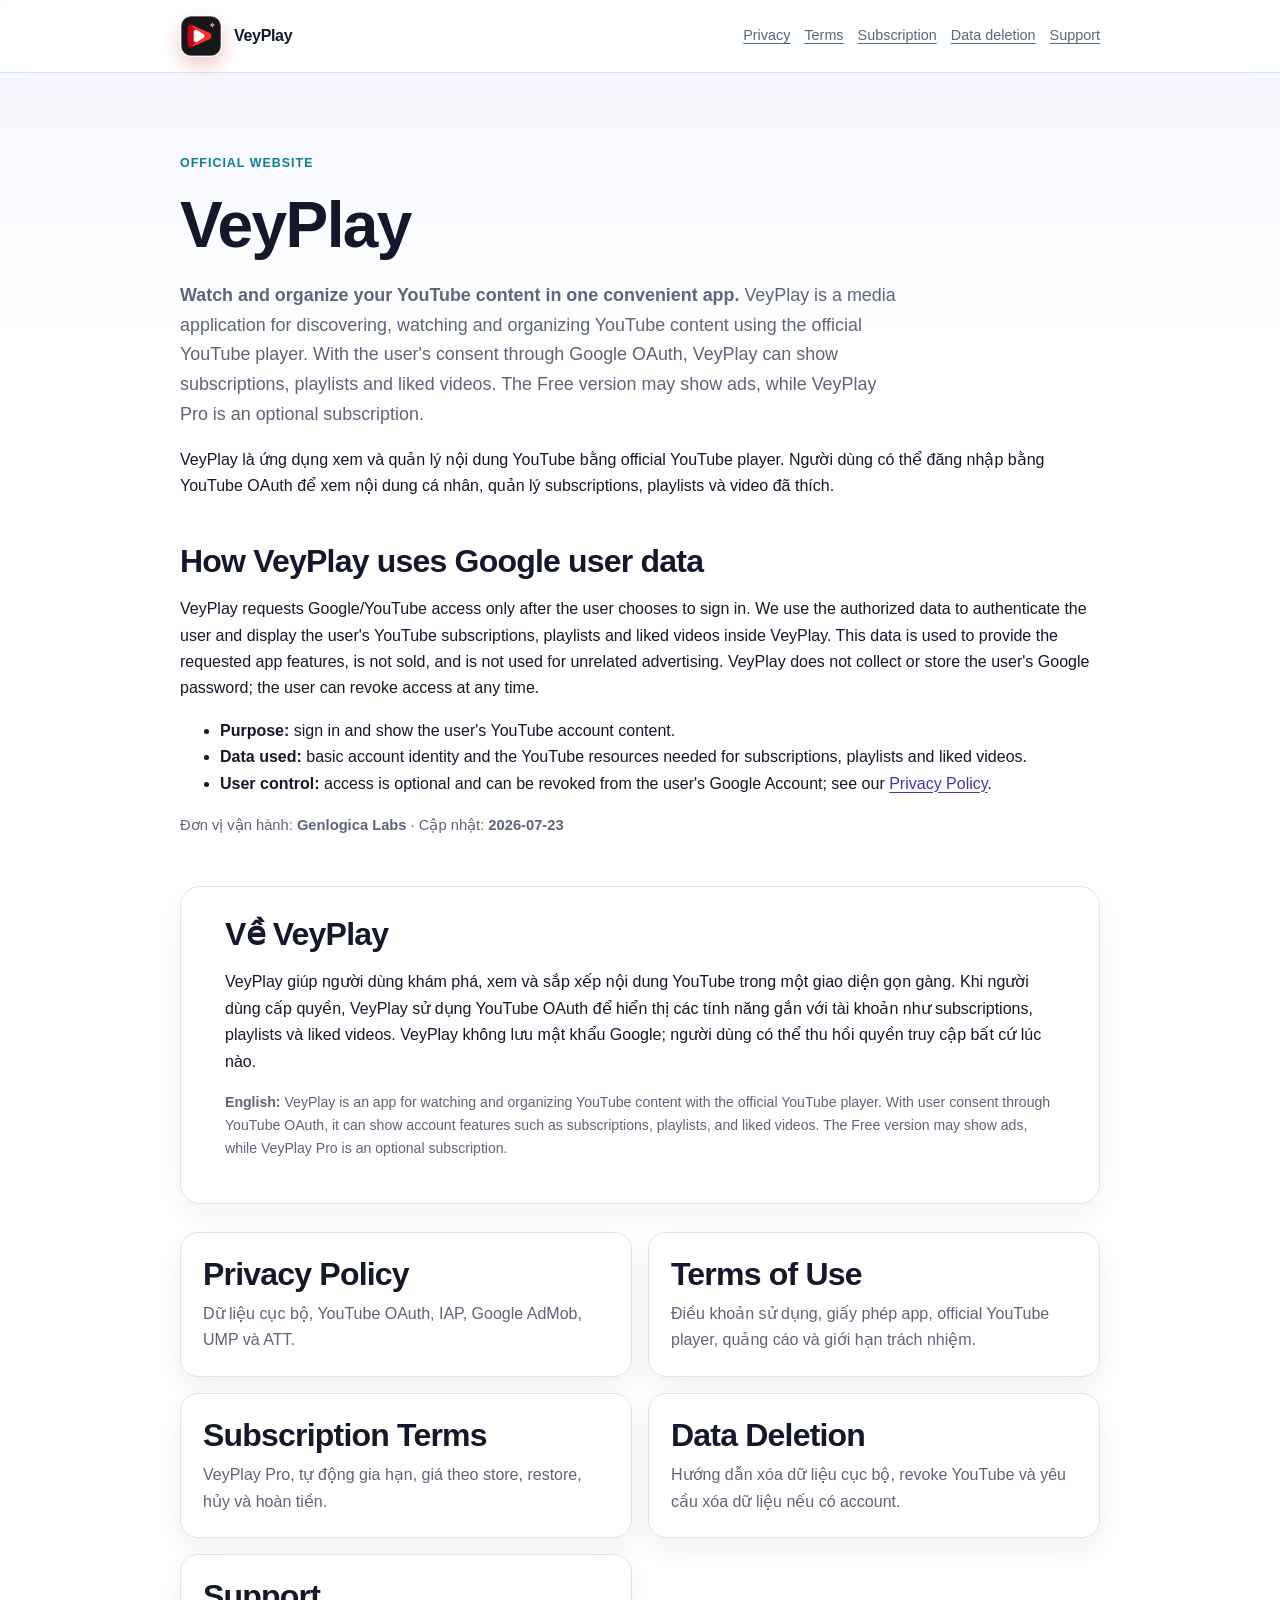
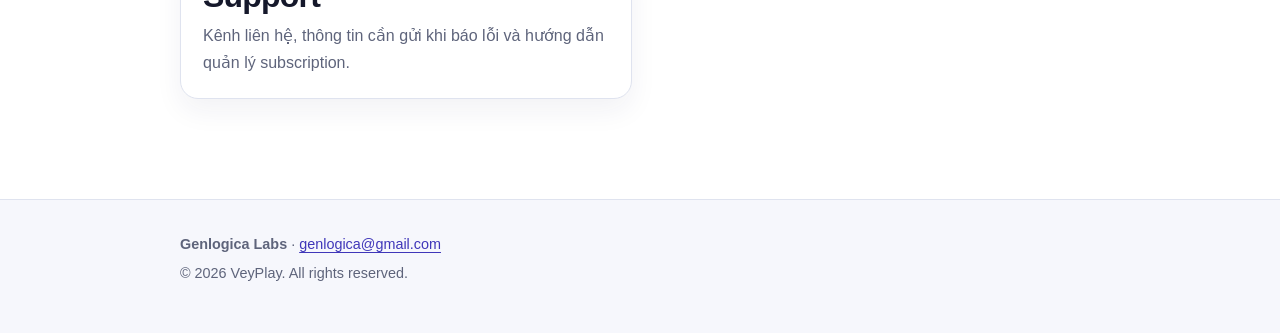
<file: index.html>
<!doctype html>
<html lang="vi">
<head>
  <meta charset="utf-8">
  <meta name="viewport" content="width=device-width, initial-scale=1">
  <title>VeyPlay</title>
  <meta name="description" content="VeyPlay is an app for watching and organizing YouTube content using the official YouTube player.">
  <link rel="canonical" href="https://veyplay.erppal.com/">
  <meta property="og:title" content="VeyPlay">
  <meta property="og:site_name" content="VeyPlay">
  <meta property="og:description" content="Watch and organize your YouTube content in one convenient app.">
  <meta property="og:url" content="https://veyplay.erppal.com/">
  <meta property="og:type" content="website">
  <script type="application/ld+json">
  {
    "@context": "https://schema.org",
    "@type": "MobileApplication",
    "name": "VeyPlay",
    "applicationCategory": "EntertainmentApplication",
    "operatingSystem": "Android, iOS",
    "url": "https://veyplay.erppal.com/",
    "description": "VeyPlay is an app for watching and organizing YouTube content with the official YouTube player. With user consent through YouTube OAuth, it can show subscriptions, playlists and liked videos.",
    "privacyPolicy": "https://veyplay.erppal.com/privacy-policy.html"
  }
  </script>
  <link rel="stylesheet" href="styles.css">
  <link rel="icon" href="favicon.svg" type="image/svg+xml">
</head>
<body>
  <header class="site-header">
    <div class="header-inner">
      <a class="brand" href="index.html" aria-label="VeyPlay">
        <img class="brand-logo" src="favicon.svg" width="42" height="42" alt="" aria-hidden="true"><span>VeyPlay</span>
      </a>
      <nav class="header-nav" aria-label="Điều hướng pháp lý">
        <a href="privacy-policy.html">Privacy</a>
        <a href="terms-of-use.html">Terms</a>
        <a href="subscription-terms.html">Subscription</a>
        <a href="data-deletion.html">Data deletion</a>
        <a href="support.html">Support</a>
      </nav>
    </div>
  </header>
  <main>
    <section class="hero">
      <p class="eyebrow">Official website</p>
      <h1>VeyPlay</h1>
      <p class="lead"><strong>Watch and organize your YouTube content in one convenient app.</strong> VeyPlay is a media application for discovering, watching and organizing YouTube content using the official YouTube player. With the user's consent through Google OAuth, VeyPlay can show subscriptions, playlists and liked videos. The Free version may show ads, while VeyPlay Pro is an optional subscription.</p>
      <p>VeyPlay là ứng dụng xem và quản lý nội dung YouTube bằng official YouTube player. Người dùng có thể đăng nhập bằng YouTube OAuth để xem nội dung cá nhân, quản lý subscriptions, playlists và video đã thích.</p>
      <h2>How VeyPlay uses Google user data</h2>
      <p>VeyPlay requests Google/YouTube access only after the user chooses to sign in. We use the authorized data to authenticate the user and display the user's YouTube subscriptions, playlists and liked videos inside VeyPlay. This data is used to provide the requested app features, is not sold, and is not used for unrelated advertising. VeyPlay does not collect or store the user's Google password; the user can revoke access at any time.</p>
      <ul>
        <li><strong>Purpose:</strong> sign in and show the user's YouTube account content.</li>
        <li><strong>Data used:</strong> basic account identity and the YouTube resources needed for subscriptions, playlists and liked videos.</li>
        <li><strong>User control:</strong> access is optional and can be revoked from the user's Google Account; see our <a href="privacy-policy.html">Privacy Policy</a>.</li>
      </ul>
      <p class="meta">Đơn vị vận hành: <strong>Genlogica Labs</strong> · Cập nhật: <strong>2026-07-23</strong></p>
    </section>
    <section class="policy" aria-labelledby="about-veyplay">
      <h2 id="about-veyplay">Về VeyPlay</h2>
      <p>VeyPlay giúp người dùng khám phá, xem và sắp xếp nội dung YouTube trong một giao diện gọn gàng. Khi người dùng cấp quyền, VeyPlay sử dụng YouTube OAuth để hiển thị các tính năng gắn với tài khoản như subscriptions, playlists và liked videos. VeyPlay không lưu mật khẩu Google; người dùng có thể thu hồi quyền truy cập bất cứ lúc nào.</p>
      <p class="small"><strong>English:</strong> VeyPlay is an app for watching and organizing YouTube content with the official YouTube player. With user consent through YouTube OAuth, it can show account features such as subscriptions, playlists, and liked videos. The Free version may show ads, while VeyPlay Pro is an optional subscription.</p>
    </section>
    <section class="card-grid" aria-label="Các trang pháp lý">
      <a class="card" href="privacy-policy.html">
        <h2>Privacy Policy</h2>
        <p>Dữ liệu cục bộ, YouTube OAuth, IAP, Google AdMob, UMP và ATT.</p>
      </a>
      <a class="card" href="terms-of-use.html">
        <h2>Terms of Use</h2>
        <p>Điều khoản sử dụng, giấy phép app, official YouTube player, quảng cáo và giới hạn trách nhiệm.</p>
      </a>
      <a class="card" href="subscription-terms.html">
        <h2>Subscription Terms</h2>
        <p>VeyPlay Pro, tự động gia hạn, giá theo store, restore, hủy và hoàn tiền.</p>
      </a>
      <a class="card" href="data-deletion.html">
        <h2>Data Deletion</h2>
        <p>Hướng dẫn xóa dữ liệu cục bộ, revoke YouTube và yêu cầu xóa dữ liệu nếu có account.</p>
      </a>
      <a class="card" href="support.html">
        <h2>Support</h2>
        <p>Kênh liên hệ, thông tin cần gửi khi báo lỗi và hướng dẫn quản lý subscription.</p>
      </a>
    </section>
  </main>
  <footer class="site-footer">
    <div class="site-footer-inner">
      <p><strong>Genlogica Labs</strong> · <a href="mailto:genlogica@gmail.com">genlogica@gmail.com</a></p>
      <p>© 2026 VeyPlay. All rights reserved.</p>
    </div>
  </footer>
</body>
</html>
</file>
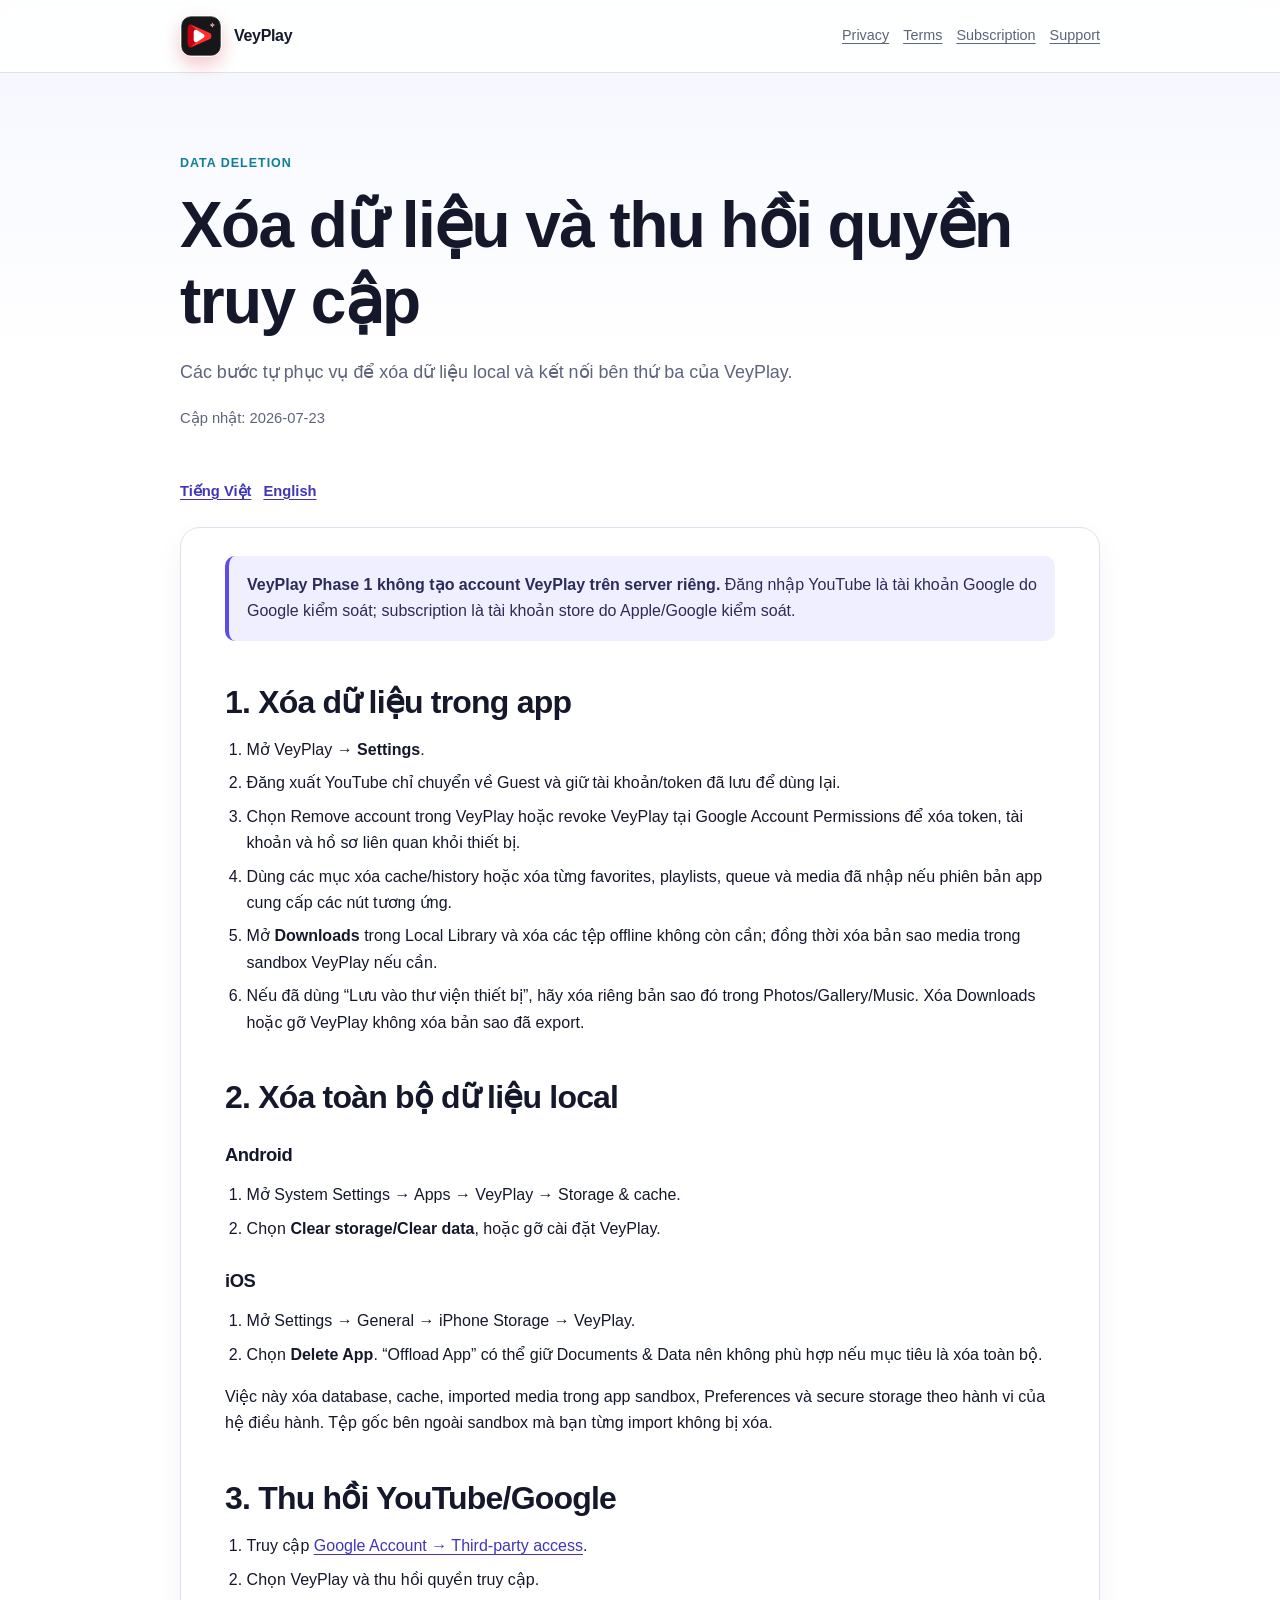
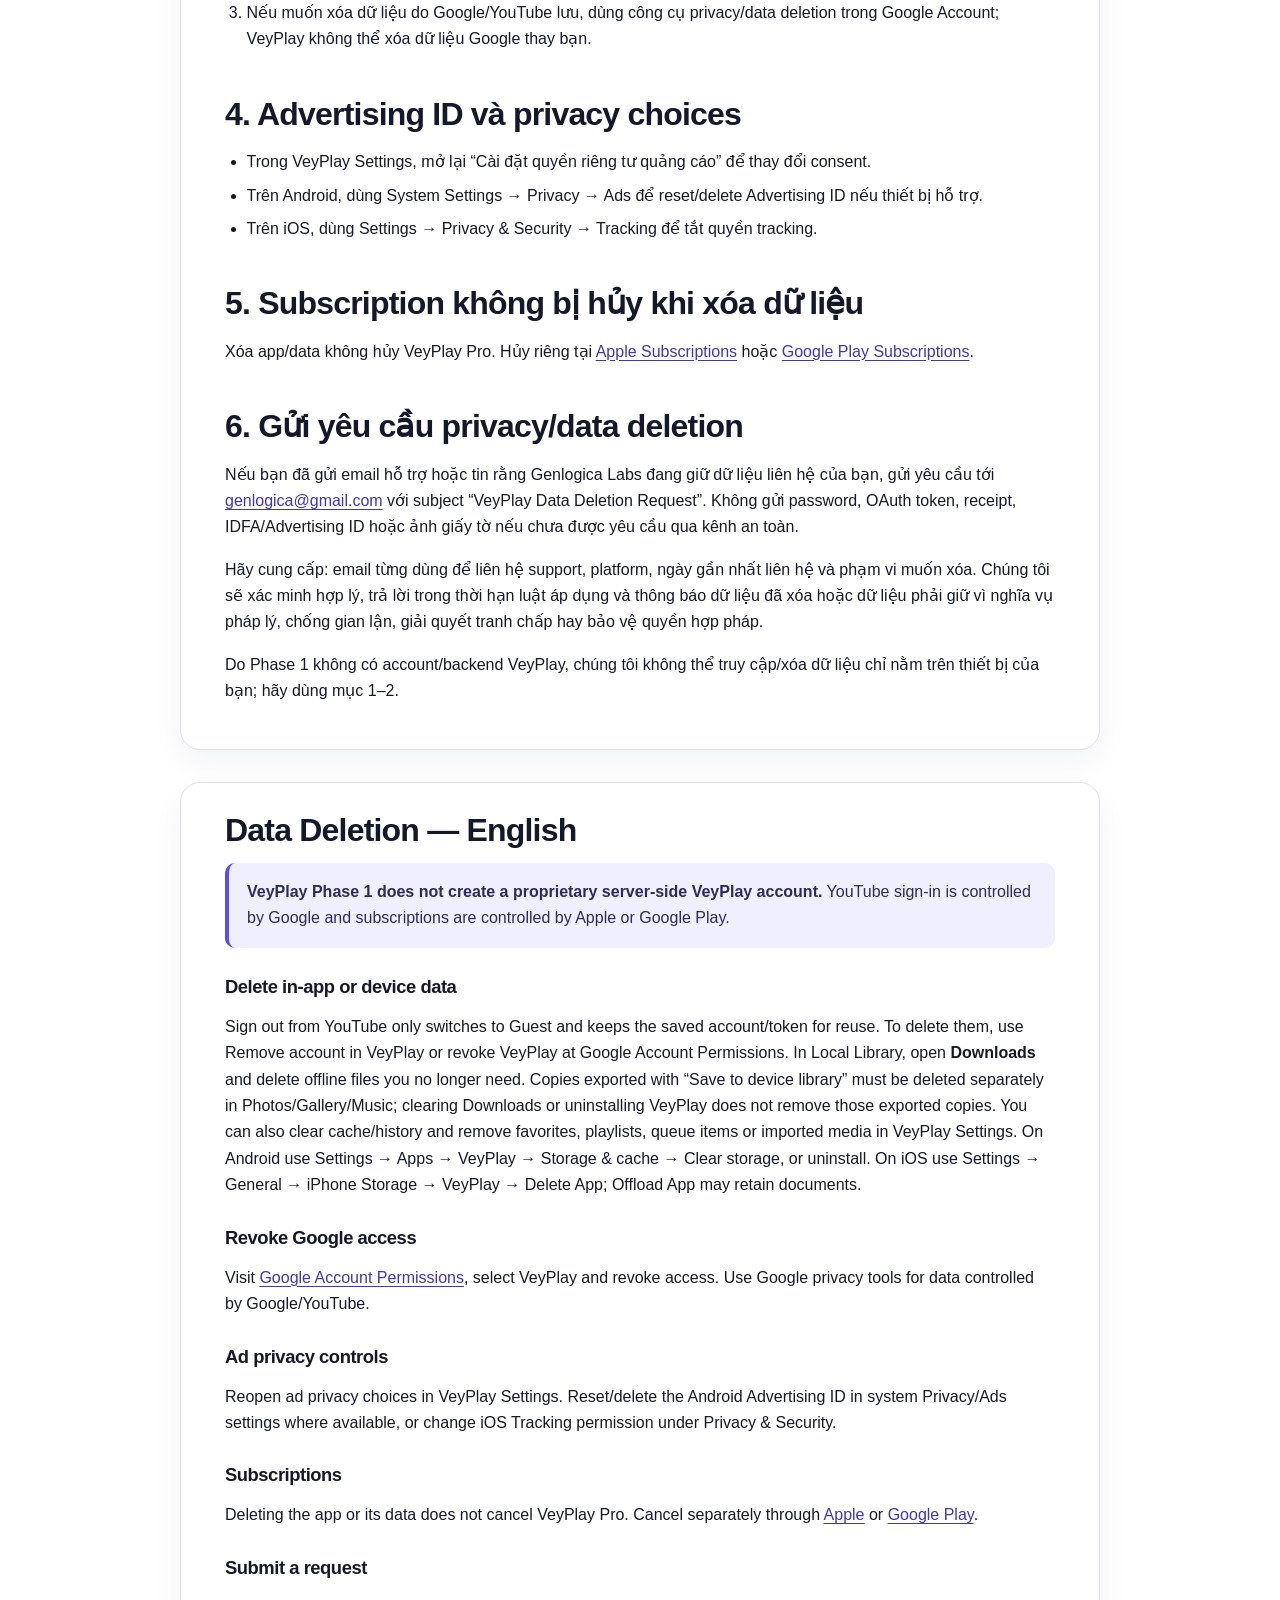
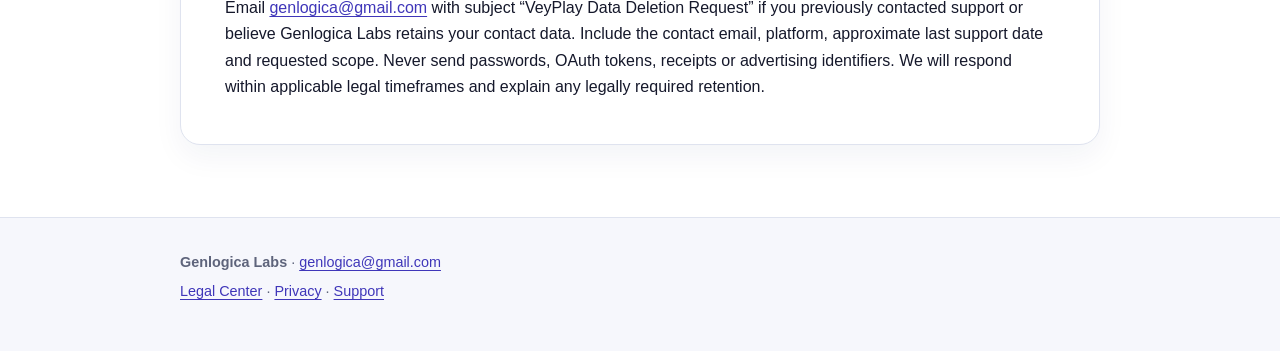
<file: data-deletion.html>
<!doctype html>
<html lang="vi">
<head>
  <meta charset="utf-8">
  <meta name="viewport" content="width=device-width, initial-scale=1">
  <title>Xóa dữ liệu VeyPlay</title>
  <meta name="description" content="Cách xóa dữ liệu cục bộ, kết nối YouTube và yêu cầu xóa dữ liệu VeyPlay.">
  <link rel="stylesheet" href="styles.css">
  <link rel="icon" href="favicon.svg" type="image/svg+xml">
</head>
<body>
  <header class="site-header"><div class="header-inner">
    <a class="brand" href="index.html"><img class="brand-logo" src="favicon.svg" width="42" height="42" alt="" aria-hidden="true"><span>VeyPlay</span></a>
    <nav class="header-nav" aria-label="Legal navigation"><a href="privacy-policy.html">Privacy</a><a href="terms-of-use.html">Terms</a><a href="subscription-terms.html">Subscription</a><a href="support.html">Support</a></nav>
  </div></header>
  <main>
    <section class="hero"><p class="eyebrow">Data Deletion</p><h1>Xóa dữ liệu và thu hồi quyền truy cập</h1><p class="lead">Các bước tự phục vụ để xóa dữ liệu local và kết nối bên thứ ba của VeyPlay.</p><p class="meta">Cập nhật: 2026-07-23</p></section>
    <nav class="lang-nav" aria-label="Ngôn ngữ"><a href="#vi">Tiếng Việt</a><a href="#en">English</a></nav>
    <article class="policy" id="vi" lang="vi">
      <div class="notice"><strong>VeyPlay Phase 1 không tạo account VeyPlay trên server riêng.</strong> Đăng nhập YouTube là tài khoản Google do Google kiểm soát; subscription là tài khoản store do Apple/Google kiểm soát.</div>
      <h2>1. Xóa dữ liệu trong app</h2>
      <ol>
        <li>Mở VeyPlay → <strong>Settings</strong>.</li>
        <li>Đăng xuất YouTube chỉ chuyển về Guest và giữ tài khoản/token đã lưu để dùng lại.</li>
        <li>Chọn Remove account trong VeyPlay hoặc revoke VeyPlay tại Google Account Permissions để xóa token, tài khoản và hồ sơ liên quan khỏi thiết bị.</li>
        <li>Dùng các mục xóa cache/history hoặc xóa từng favorites, playlists, queue và media đã nhập nếu phiên bản app cung cấp các nút tương ứng.</li>
        <li>Mở <strong>Downloads</strong> trong Local Library và xóa các tệp offline không còn cần; đồng thời xóa bản sao media trong sandbox VeyPlay nếu cần.</li>
        <li>Nếu đã dùng “Lưu vào thư viện thiết bị”, hãy xóa riêng bản sao đó trong Photos/Gallery/Music. Xóa Downloads hoặc gỡ VeyPlay không xóa bản sao đã export.</li>
      </ol>
      <h2>2. Xóa toàn bộ dữ liệu local</h2>
      <h3>Android</h3>
      <ol>
        <li>Mở System Settings → Apps → VeyPlay → Storage &amp; cache.</li>
        <li>Chọn <strong>Clear storage/Clear data</strong>, hoặc gỡ cài đặt VeyPlay.</li>
      </ol>
      <h3>iOS</h3>
      <ol>
        <li>Mở Settings → General → iPhone Storage → VeyPlay.</li>
        <li>Chọn <strong>Delete App</strong>. “Offload App” có thể giữ Documents &amp; Data nên không phù hợp nếu mục tiêu là xóa toàn bộ.</li>
      </ol>
      <p>Việc này xóa database, cache, imported media trong app sandbox, Preferences và secure storage theo hành vi của hệ điều hành. Tệp gốc bên ngoài sandbox mà bạn từng import không bị xóa.</p>
      <h2>3. Thu hồi YouTube/Google</h2>
      <ol>
        <li>Truy cập <a href="https://myaccount.google.com/permissions">Google Account → Third-party access</a>.</li>
        <li>Chọn VeyPlay và thu hồi quyền truy cập.</li>
        <li>Nếu muốn xóa dữ liệu do Google/YouTube lưu, dùng công cụ privacy/data deletion trong Google Account; VeyPlay không thể xóa dữ liệu Google thay bạn.</li>
      </ol>
      <h2>4. Advertising ID và privacy choices</h2>
      <ul>
        <li>Trong VeyPlay Settings, mở lại “Cài đặt quyền riêng tư quảng cáo” để thay đổi consent.</li>
        <li>Trên Android, dùng System Settings → Privacy → Ads để reset/delete Advertising ID nếu thiết bị hỗ trợ.</li>
        <li>Trên iOS, dùng Settings → Privacy &amp; Security → Tracking để tắt quyền tracking.</li>
      </ul>
      <h2>5. Subscription không bị hủy khi xóa dữ liệu</h2>
      <p>Xóa app/data không hủy VeyPlay Pro. Hủy riêng tại <a href="https://apps.apple.com/account/subscriptions">Apple Subscriptions</a> hoặc <a href="https://play.google.com/store/account/subscriptions?package=com.erppal.veyplay">Google Play Subscriptions</a>.</p>
      <h2>6. Gửi yêu cầu privacy/data deletion</h2>
      <p>Nếu bạn đã gửi email hỗ trợ hoặc tin rằng Genlogica Labs đang giữ dữ liệu liên hệ của bạn, gửi yêu cầu tới <a href="mailto:genlogica@gmail.com?subject=VeyPlay%20Data%20Deletion%20Request">genlogica@gmail.com</a> với subject “VeyPlay Data Deletion Request”. Không gửi password, OAuth token, receipt, IDFA/Advertising ID hoặc ảnh giấy tờ nếu chưa được yêu cầu qua kênh an toàn.</p>
      <p>Hãy cung cấp: email từng dùng để liên hệ support, platform, ngày gần nhất liên hệ và phạm vi muốn xóa. Chúng tôi sẽ xác minh hợp lý, trả lời trong thời hạn luật áp dụng và thông báo dữ liệu đã xóa hoặc dữ liệu phải giữ vì nghĩa vụ pháp lý, chống gian lận, giải quyết tranh chấp hay bảo vệ quyền hợp pháp.</p>
      <p>Do Phase 1 không có account/backend VeyPlay, chúng tôi không thể truy cập/xóa dữ liệu chỉ nằm trên thiết bị của bạn; hãy dùng mục 1–2.</p>
    </article>
    <article class="policy" id="en" lang="en" style="margin-top:32px">
      <h2>Data Deletion — English</h2>
      <div class="notice"><strong>VeyPlay Phase 1 does not create a proprietary server-side VeyPlay account.</strong> YouTube sign-in is controlled by Google and subscriptions are controlled by Apple or Google Play.</div>
      <h3>Delete in-app or device data</h3>
      <p>Sign out from YouTube only switches to Guest and keeps the saved account/token for reuse. To delete them, use Remove account in VeyPlay or revoke VeyPlay at Google Account Permissions. In Local Library, open <strong>Downloads</strong> and delete offline files you no longer need. Copies exported with “Save to device library” must be deleted separately in Photos/Gallery/Music; clearing Downloads or uninstalling VeyPlay does not remove those exported copies. You can also clear cache/history and remove favorites, playlists, queue items or imported media in VeyPlay Settings. On Android use Settings → Apps → VeyPlay → Storage &amp; cache → Clear storage, or uninstall. On iOS use Settings → General → iPhone Storage → VeyPlay → Delete App; Offload App may retain documents.</p>
      <h3>Revoke Google access</h3>
      <p>Visit <a href="https://myaccount.google.com/permissions">Google Account Permissions</a>, select VeyPlay and revoke access. Use Google privacy tools for data controlled by Google/YouTube.</p>
      <h3>Ad privacy controls</h3>
      <p>Reopen ad privacy choices in VeyPlay Settings. Reset/delete the Android Advertising ID in system Privacy/Ads settings where available, or change iOS Tracking permission under Privacy &amp; Security.</p>
      <h3>Subscriptions</h3>
      <p>Deleting the app or its data does not cancel VeyPlay Pro. Cancel separately through <a href="https://apps.apple.com/account/subscriptions">Apple</a> or <a href="https://play.google.com/store/account/subscriptions?package=com.erppal.veyplay">Google Play</a>.</p>
      <h3>Submit a request</h3>
      <p>Email <a href="mailto:genlogica@gmail.com?subject=VeyPlay%20Data%20Deletion%20Request">genlogica@gmail.com</a> with subject “VeyPlay Data Deletion Request” if you previously contacted support or believe Genlogica Labs retains your contact data. Include the contact email, platform, approximate last support date and requested scope. Never send passwords, OAuth tokens, receipts or advertising identifiers. We will respond within applicable legal timeframes and explain any legally required retention.</p>
    </article>
  </main>
  <footer class="site-footer"><div class="site-footer-inner"><p><strong>Genlogica Labs</strong> · <a href="mailto:genlogica@gmail.com">genlogica@gmail.com</a></p><p><a href="index.html">Legal Center</a> · <a href="privacy-policy.html">Privacy</a> · <a href="support.html">Support</a></p></div></footer>
</body>
</html>
</file>
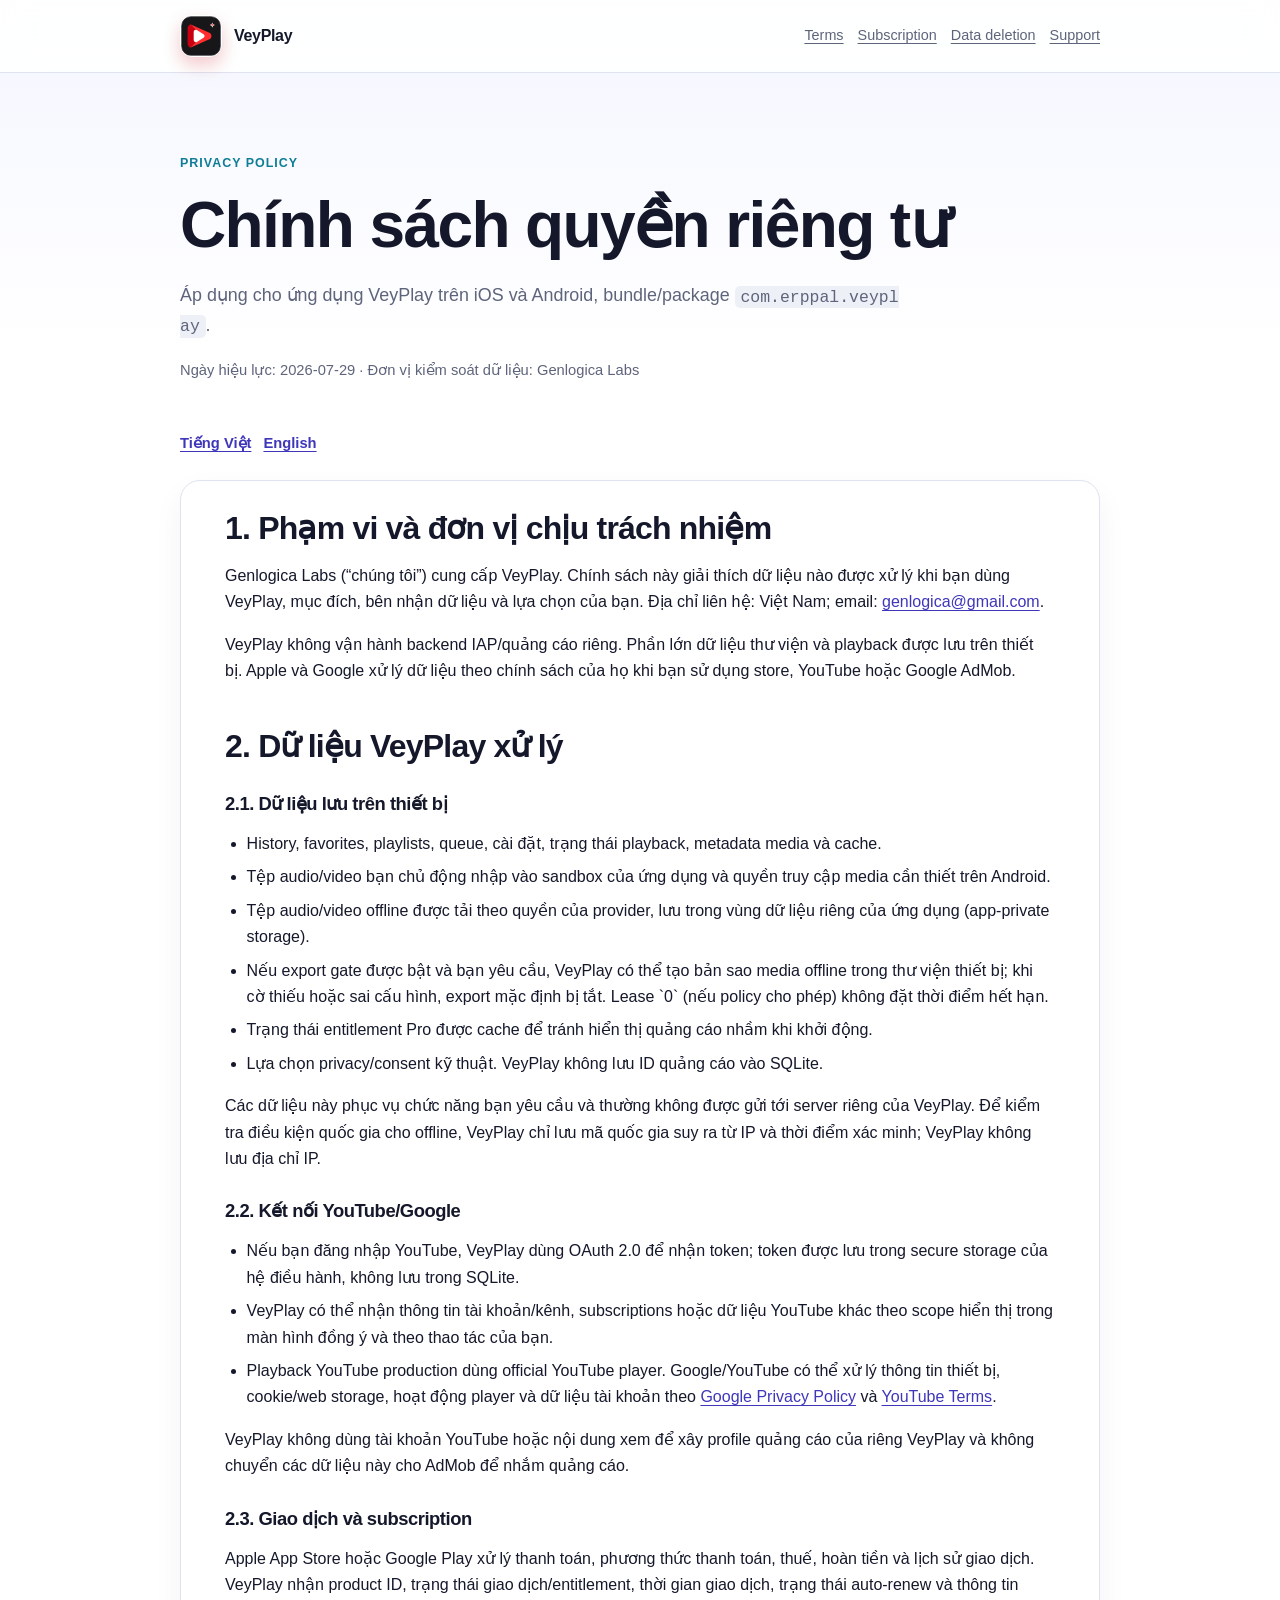
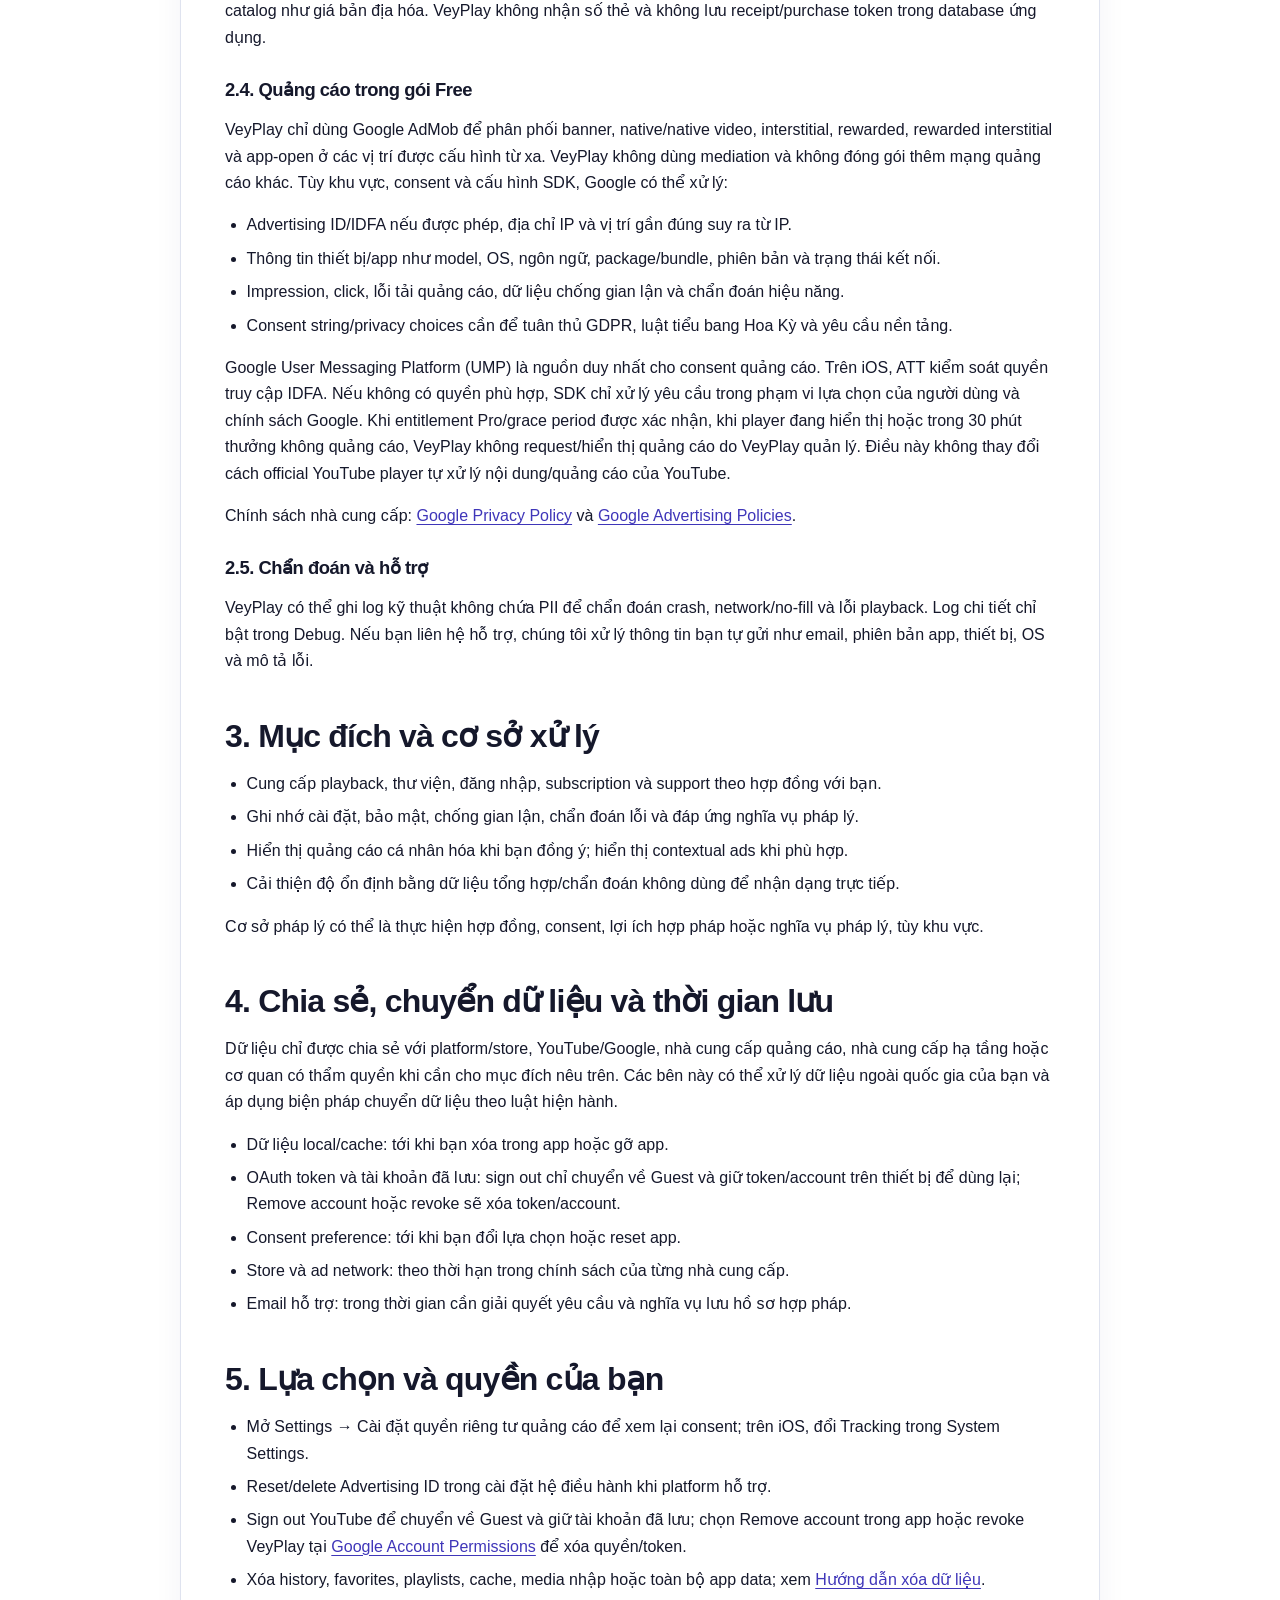
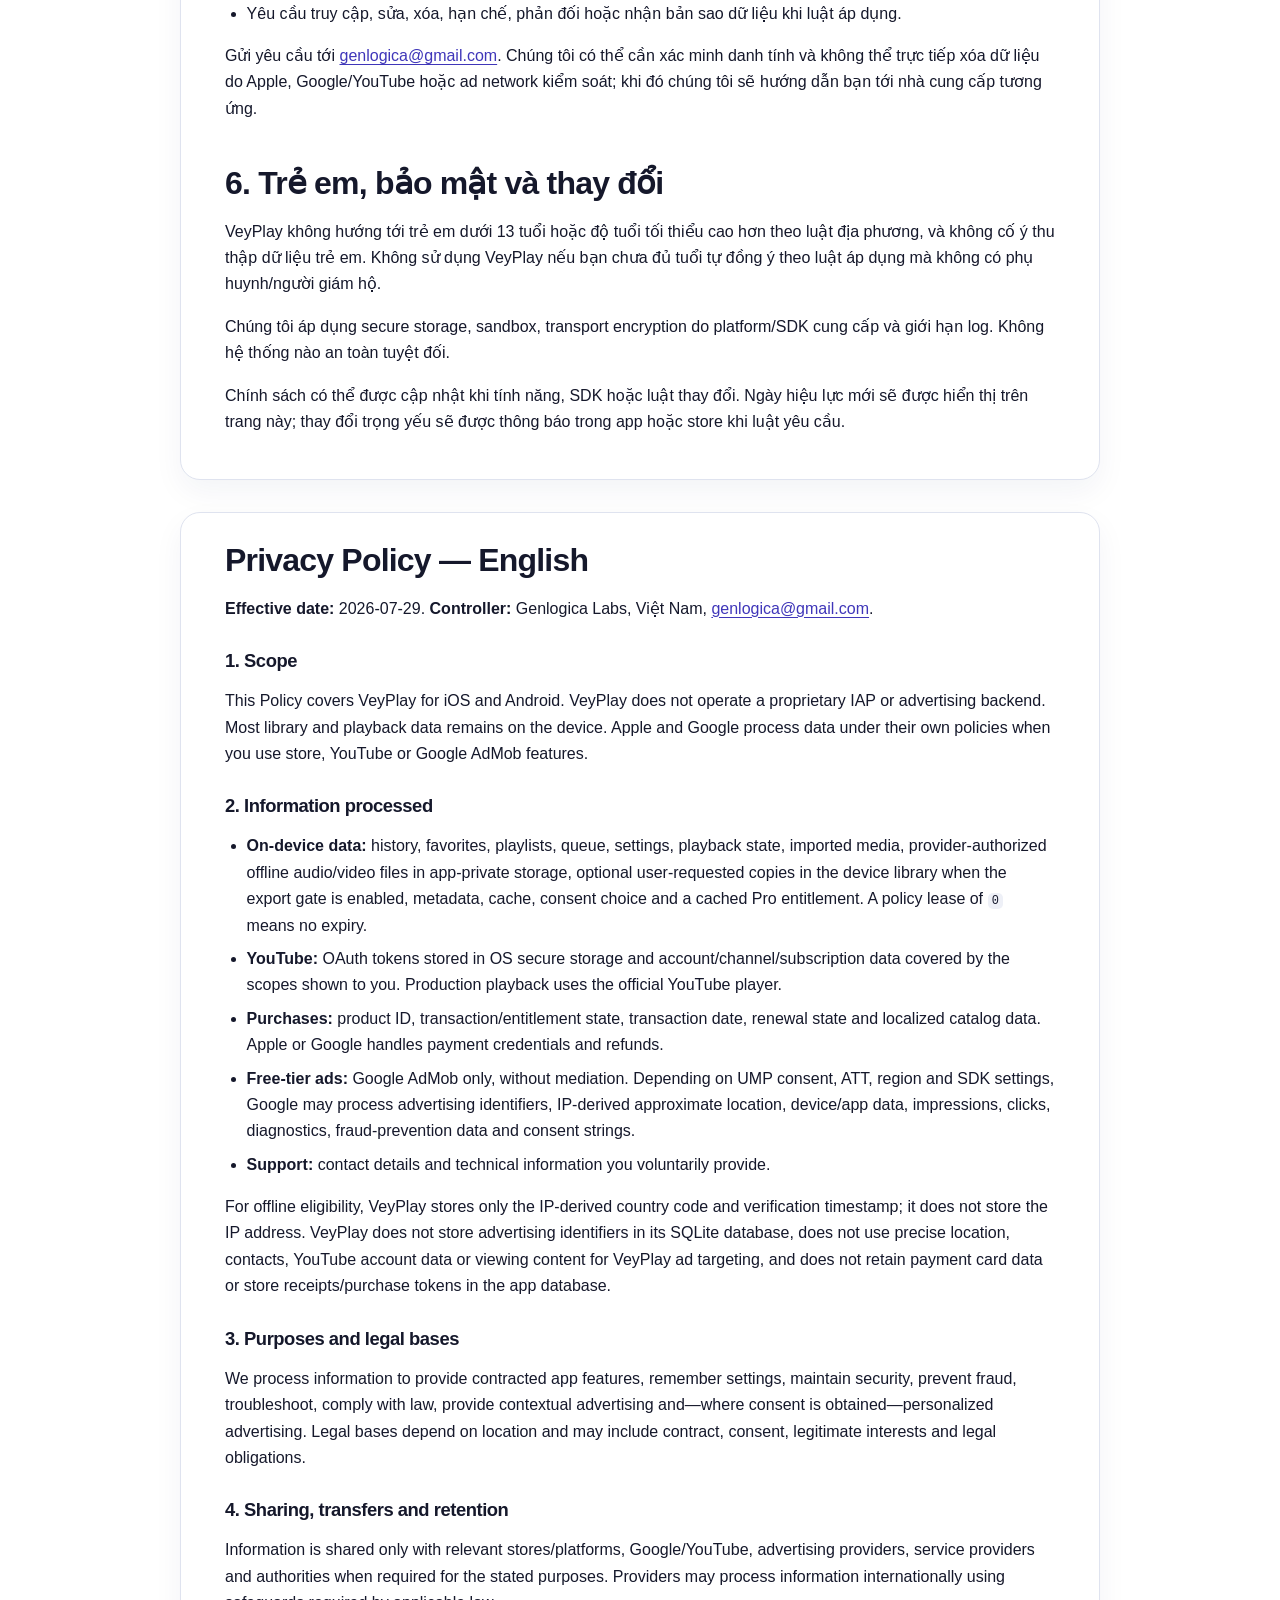
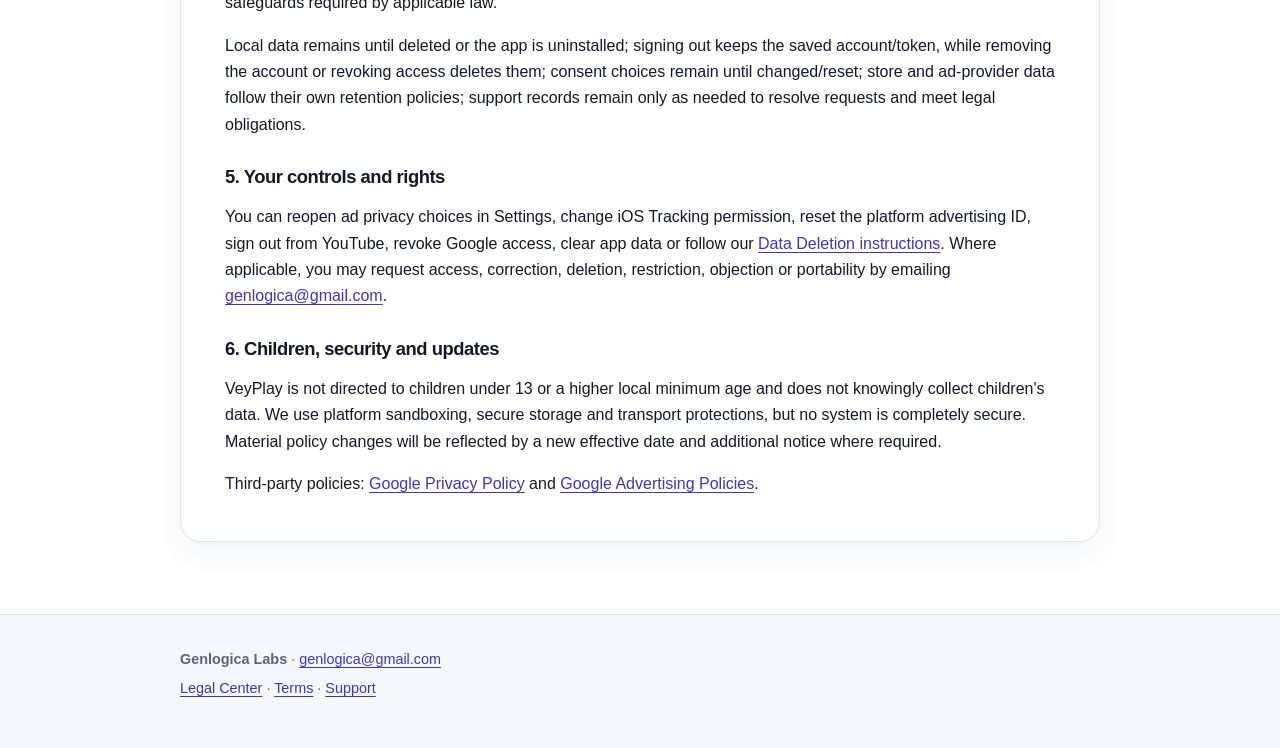
<file: privacy-policy.html>
<!doctype html>
<html lang="vi">
<head>
  <meta charset="utf-8">
  <meta name="viewport" content="width=device-width, initial-scale=1">
  <title>Chính sách quyền riêng tư VeyPlay</title>
  <meta name="description" content="Chính sách quyền riêng tư của ứng dụng VeyPlay trên iOS và Android.">
  <link rel="stylesheet" href="styles.css">
  <link rel="icon" href="favicon.svg" type="image/svg+xml">
</head>
<body>
  <header class="site-header"><div class="header-inner">
    <a class="brand" href="index.html"><img class="brand-logo" src="favicon.svg" width="42" height="42" alt="" aria-hidden="true"><span>VeyPlay</span></a>
    <nav class="header-nav" aria-label="Legal navigation">
      <a href="terms-of-use.html">Terms</a><a href="subscription-terms.html">Subscription</a>
      <a href="data-deletion.html">Data deletion</a>
      <a href="support.html">Support</a>
    </nav>
  </div></header>
  <main>
    <section class="hero">
      <p class="eyebrow">Privacy Policy</p>
      <h1>Chính sách quyền riêng tư</h1>
      <p class="lead">Áp dụng cho ứng dụng VeyPlay trên iOS và Android, bundle/package <code>com.erppal.veyplay</code>.</p>
      <p class="meta">Ngày hiệu lực: 2026-07-29 · Đơn vị kiểm soát dữ liệu: Genlogica Labs</p>
    </section>
    <nav class="lang-nav" aria-label="Ngôn ngữ"><a href="#vi">Tiếng Việt</a><a href="#en">English</a></nav>

    <article class="policy" id="vi" lang="vi">
      <h2>1. Phạm vi và đơn vị chịu trách nhiệm</h2>
      <p>Genlogica Labs (“chúng tôi”) cung cấp VeyPlay. Chính sách này giải thích dữ liệu nào được xử lý khi bạn dùng VeyPlay, mục đích, bên nhận dữ liệu và lựa chọn của bạn. Địa chỉ liên hệ: Việt Nam; email: <a href="mailto:genlogica@gmail.com">genlogica@gmail.com</a>.</p>
      <p>VeyPlay không vận hành backend IAP/quảng cáo riêng. Phần lớn dữ liệu thư viện và playback được lưu trên thiết bị. Apple và Google xử lý dữ liệu theo chính sách của họ khi bạn sử dụng store, YouTube hoặc Google AdMob.</p>

      <h2>2. Dữ liệu VeyPlay xử lý</h2>
      <h3>2.1. Dữ liệu lưu trên thiết bị</h3>
      <ul>
        <li>History, favorites, playlists, queue, cài đặt, trạng thái playback, metadata media và cache.</li>
        <li>Tệp audio/video bạn chủ động nhập vào sandbox của ứng dụng và quyền truy cập media cần thiết trên Android.</li>
        <li>Tệp audio/video offline được tải theo quyền của provider, lưu trong vùng dữ liệu riêng của ứng dụng (app-private storage).</li>
        <li>Nếu export gate được bật và bạn yêu cầu, VeyPlay có thể tạo bản sao media offline trong thư viện thiết bị; khi cờ thiếu hoặc sai cấu hình, export mặc định bị tắt. Lease `0` (nếu policy cho phép) không đặt thời điểm hết hạn.</li>
        <li>Trạng thái entitlement Pro được cache để tránh hiển thị quảng cáo nhầm khi khởi động.</li>
        <li>Lựa chọn privacy/consent kỹ thuật. VeyPlay không lưu ID quảng cáo vào SQLite.</li>
      </ul>
      <p>Các dữ liệu này phục vụ chức năng bạn yêu cầu và thường không được gửi tới server riêng của VeyPlay. Để kiểm tra điều kiện quốc gia cho offline, VeyPlay chỉ lưu mã quốc gia suy ra từ IP và thời điểm xác minh; VeyPlay không lưu địa chỉ IP.</p>

      <h3>2.2. Kết nối YouTube/Google</h3>
      <ul>
        <li>Nếu bạn đăng nhập YouTube, VeyPlay dùng OAuth 2.0 để nhận token; token được lưu trong secure storage của hệ điều hành, không lưu trong SQLite.</li>
        <li>VeyPlay có thể nhận thông tin tài khoản/kênh, subscriptions hoặc dữ liệu YouTube khác theo scope hiển thị trong màn hình đồng ý và theo thao tác của bạn.</li>
        <li>Playback YouTube production dùng official YouTube player. Google/YouTube có thể xử lý thông tin thiết bị, cookie/web storage, hoạt động player và dữ liệu tài khoản theo <a href="https://policies.google.com/privacy">Google Privacy Policy</a> và <a href="https://www.youtube.com/t/terms">YouTube Terms</a>.</li>
      </ul>
      <p>VeyPlay không dùng tài khoản YouTube hoặc nội dung xem để xây profile quảng cáo của riêng VeyPlay và không chuyển các dữ liệu này cho AdMob để nhắm quảng cáo.</p>

      <h3>2.3. Giao dịch và subscription</h3>
      <p>Apple App Store hoặc Google Play xử lý thanh toán, phương thức thanh toán, thuế, hoàn tiền và lịch sử giao dịch. VeyPlay nhận product ID, trạng thái giao dịch/entitlement, thời gian giao dịch, trạng thái auto-renew và thông tin catalog như giá bản địa hóa. VeyPlay không nhận số thẻ và không lưu receipt/purchase token trong database ứng dụng.</p>

      <h3>2.4. Quảng cáo trong gói Free</h3>
      <p>VeyPlay chỉ dùng Google AdMob để phân phối banner, native/native video, interstitial, rewarded, rewarded interstitial và app-open ở các vị trí được cấu hình từ xa. VeyPlay không dùng mediation và không đóng gói thêm mạng quảng cáo khác. Tùy khu vực, consent và cấu hình SDK, Google có thể xử lý:</p>
      <ul>
        <li>Advertising ID/IDFA nếu được phép, địa chỉ IP và vị trí gần đúng suy ra từ IP.</li>
        <li>Thông tin thiết bị/app như model, OS, ngôn ngữ, package/bundle, phiên bản và trạng thái kết nối.</li>
        <li>Impression, click, lỗi tải quảng cáo, dữ liệu chống gian lận và chẩn đoán hiệu năng.</li>
        <li>Consent string/privacy choices cần để tuân thủ GDPR, luật tiểu bang Hoa Kỳ và yêu cầu nền tảng.</li>
      </ul>
      <p>Google User Messaging Platform (UMP) là nguồn duy nhất cho consent quảng cáo. Trên iOS, ATT kiểm soát quyền truy cập IDFA. Nếu không có quyền phù hợp, SDK chỉ xử lý yêu cầu trong phạm vi lựa chọn của người dùng và chính sách Google. Khi entitlement Pro/grace period được xác nhận, khi player đang hiển thị hoặc trong 30 phút thưởng không quảng cáo, VeyPlay không request/hiển thị quảng cáo do VeyPlay quản lý. Điều này không thay đổi cách official YouTube player tự xử lý nội dung/quảng cáo của YouTube.</p>
      <p>Chính sách nhà cung cấp: <a href="https://policies.google.com/privacy">Google Privacy Policy</a> và <a href="https://policies.google.com/technologies/ads">Google Advertising Policies</a>.</p>

      <h3>2.5. Chẩn đoán và hỗ trợ</h3>
      <p>VeyPlay có thể ghi log kỹ thuật không chứa PII để chẩn đoán crash, network/no-fill và lỗi playback. Log chi tiết chỉ bật trong Debug. Nếu bạn liên hệ hỗ trợ, chúng tôi xử lý thông tin bạn tự gửi như email, phiên bản app, thiết bị, OS và mô tả lỗi.</p>

      <h2>3. Mục đích và cơ sở xử lý</h2>
      <ul>
        <li>Cung cấp playback, thư viện, đăng nhập, subscription và support theo hợp đồng với bạn.</li>
        <li>Ghi nhớ cài đặt, bảo mật, chống gian lận, chẩn đoán lỗi và đáp ứng nghĩa vụ pháp lý.</li>
        <li>Hiển thị quảng cáo cá nhân hóa khi bạn đồng ý; hiển thị contextual ads khi phù hợp.</li>
        <li>Cải thiện độ ổn định bằng dữ liệu tổng hợp/chẩn đoán không dùng để nhận dạng trực tiếp.</li>
      </ul>
      <p>Cơ sở pháp lý có thể là thực hiện hợp đồng, consent, lợi ích hợp pháp hoặc nghĩa vụ pháp lý, tùy khu vực.</p>

      <h2>4. Chia sẻ, chuyển dữ liệu và thời gian lưu</h2>
      <p>Dữ liệu chỉ được chia sẻ với platform/store, YouTube/Google, nhà cung cấp quảng cáo, nhà cung cấp hạ tầng hoặc cơ quan có thẩm quyền khi cần cho mục đích nêu trên. Các bên này có thể xử lý dữ liệu ngoài quốc gia của bạn và áp dụng biện pháp chuyển dữ liệu theo luật hiện hành.</p>
      <ul>
        <li>Dữ liệu local/cache: tới khi bạn xóa trong app hoặc gỡ app.</li>
        <li>OAuth token và tài khoản đã lưu: sign out chỉ chuyển về Guest và giữ token/account trên thiết bị để dùng lại; Remove account hoặc revoke sẽ xóa token/account.</li>
        <li>Consent preference: tới khi bạn đổi lựa chọn hoặc reset app.</li>
        <li>Store và ad network: theo thời hạn trong chính sách của từng nhà cung cấp.</li>
        <li>Email hỗ trợ: trong thời gian cần giải quyết yêu cầu và nghĩa vụ lưu hồ sơ hợp pháp.</li>
      </ul>

      <h2>5. Lựa chọn và quyền của bạn</h2>
      <ul>
        <li>Mở Settings → Cài đặt quyền riêng tư quảng cáo để xem lại consent; trên iOS, đổi Tracking trong System Settings.</li>
        <li>Reset/delete Advertising ID trong cài đặt hệ điều hành khi platform hỗ trợ.</li>
        <li>Sign out YouTube để chuyển về Guest và giữ tài khoản đã lưu; chọn Remove account trong app hoặc revoke VeyPlay tại <a href="https://myaccount.google.com/permissions">Google Account Permissions</a> để xóa quyền/token.</li>
        <li>Xóa history, favorites, playlists, cache, media nhập hoặc toàn bộ app data; xem <a href="data-deletion.html">Hướng dẫn xóa dữ liệu</a>.</li>
        <li>Yêu cầu truy cập, sửa, xóa, hạn chế, phản đối hoặc nhận bản sao dữ liệu khi luật áp dụng.</li>
      </ul>
      <p>Gửi yêu cầu tới <a href="mailto:genlogica@gmail.com">genlogica@gmail.com</a>. Chúng tôi có thể cần xác minh danh tính và không thể trực tiếp xóa dữ liệu do Apple, Google/YouTube hoặc ad network kiểm soát; khi đó chúng tôi sẽ hướng dẫn bạn tới nhà cung cấp tương ứng.</p>

      <h2>6. Trẻ em, bảo mật và thay đổi</h2>
      <p>VeyPlay không hướng tới trẻ em dưới 13 tuổi hoặc độ tuổi tối thiểu cao hơn theo luật địa phương, và không cố ý thu thập dữ liệu trẻ em. Không sử dụng VeyPlay nếu bạn chưa đủ tuổi tự đồng ý theo luật áp dụng mà không có phụ huynh/người giám hộ.</p>
      <p>Chúng tôi áp dụng secure storage, sandbox, transport encryption do platform/SDK cung cấp và giới hạn log. Không hệ thống nào an toàn tuyệt đối.</p>
      <p>Chính sách có thể được cập nhật khi tính năng, SDK hoặc luật thay đổi. Ngày hiệu lực mới sẽ được hiển thị trên trang này; thay đổi trọng yếu sẽ được thông báo trong app hoặc store khi luật yêu cầu.</p>
    </article>

    <article class="policy" id="en" lang="en" style="margin-top:32px">
      <h2>Privacy Policy — English</h2>
      <p><strong>Effective date:</strong> 2026-07-29. <strong>Controller:</strong> Genlogica Labs, Việt Nam, <a href="mailto:genlogica@gmail.com">genlogica@gmail.com</a>.</p>
      <h3>1. Scope</h3>
      <p>This Policy covers VeyPlay for iOS and Android. VeyPlay does not operate a proprietary IAP or advertising backend. Most library and playback data remains on the device. Apple and Google process data under their own policies when you use store, YouTube or Google AdMob features.</p>
      <h3>2. Information processed</h3>
      <ul>
        <li><strong>On-device data:</strong> history, favorites, playlists, queue, settings, playback state, imported media, provider-authorized offline audio/video files in app-private storage, optional user-requested copies in the device library when the export gate is enabled, metadata, cache, consent choice and a cached Pro entitlement. A policy lease of <code>0</code> means no expiry.</li>
        <li><strong>YouTube:</strong> OAuth tokens stored in OS secure storage and account/channel/subscription data covered by the scopes shown to you. Production playback uses the official YouTube player.</li>
        <li><strong>Purchases:</strong> product ID, transaction/entitlement state, transaction date, renewal state and localized catalog data. Apple or Google handles payment credentials and refunds.</li>
        <li><strong>Free-tier ads:</strong> Google AdMob only, without mediation. Depending on UMP consent, ATT, region and SDK settings, Google may process advertising identifiers, IP-derived approximate location, device/app data, impressions, clicks, diagnostics, fraud-prevention data and consent strings.</li>
        <li><strong>Support:</strong> contact details and technical information you voluntarily provide.</li>
      </ul>
      <p>For offline eligibility, VeyPlay stores only the IP-derived country code and verification timestamp; it does not store the IP address. VeyPlay does not store advertising identifiers in its SQLite database, does not use precise location, contacts, YouTube account data or viewing content for VeyPlay ad targeting, and does not retain payment card data or store receipts/purchase tokens in the app database.</p>
      <h3>3. Purposes and legal bases</h3>
      <p>We process information to provide contracted app features, remember settings, maintain security, prevent fraud, troubleshoot, comply with law, provide contextual advertising and—where consent is obtained—personalized advertising. Legal bases depend on location and may include contract, consent, legitimate interests and legal obligations.</p>
      <h3>4. Sharing, transfers and retention</h3>
      <p>Information is shared only with relevant stores/platforms, Google/YouTube, advertising providers, service providers and authorities when required for the stated purposes. Providers may process information internationally using safeguards required by applicable law.</p>
      <p>Local data remains until deleted or the app is uninstalled; signing out keeps the saved account/token, while removing the account or revoking access deletes them; consent choices remain until changed/reset; store and ad-provider data follow their own retention policies; support records remain only as needed to resolve requests and meet legal obligations.</p>
      <h3>5. Your controls and rights</h3>
      <p>You can reopen ad privacy choices in Settings, change iOS Tracking permission, reset the platform advertising ID, sign out from YouTube, revoke Google access, clear app data or follow our <a href="data-deletion.html">Data Deletion instructions</a>. Where applicable, you may request access, correction, deletion, restriction, objection or portability by emailing <a href="mailto:genlogica@gmail.com">genlogica@gmail.com</a>.</p>
      <h3>6. Children, security and updates</h3>
      <p>VeyPlay is not directed to children under 13 or a higher local minimum age and does not knowingly collect children's data. We use platform sandboxing, secure storage and transport protections, but no system is completely secure. Material policy changes will be reflected by a new effective date and additional notice where required.</p>
      <p>Third-party policies: <a href="https://policies.google.com/privacy">Google Privacy Policy</a> and <a href="https://policies.google.com/technologies/ads">Google Advertising Policies</a>.</p>
    </article>
  </main>
  <footer class="site-footer"><div class="site-footer-inner">
    <p><strong>Genlogica Labs</strong> · <a href="mailto:genlogica@gmail.com">genlogica@gmail.com</a></p>
    <p><a href="index.html">Legal Center</a> · <a href="terms-of-use.html">Terms</a> · <a href="support.html">Support</a></p>
  </div></footer>
</body>
</html>
</file>
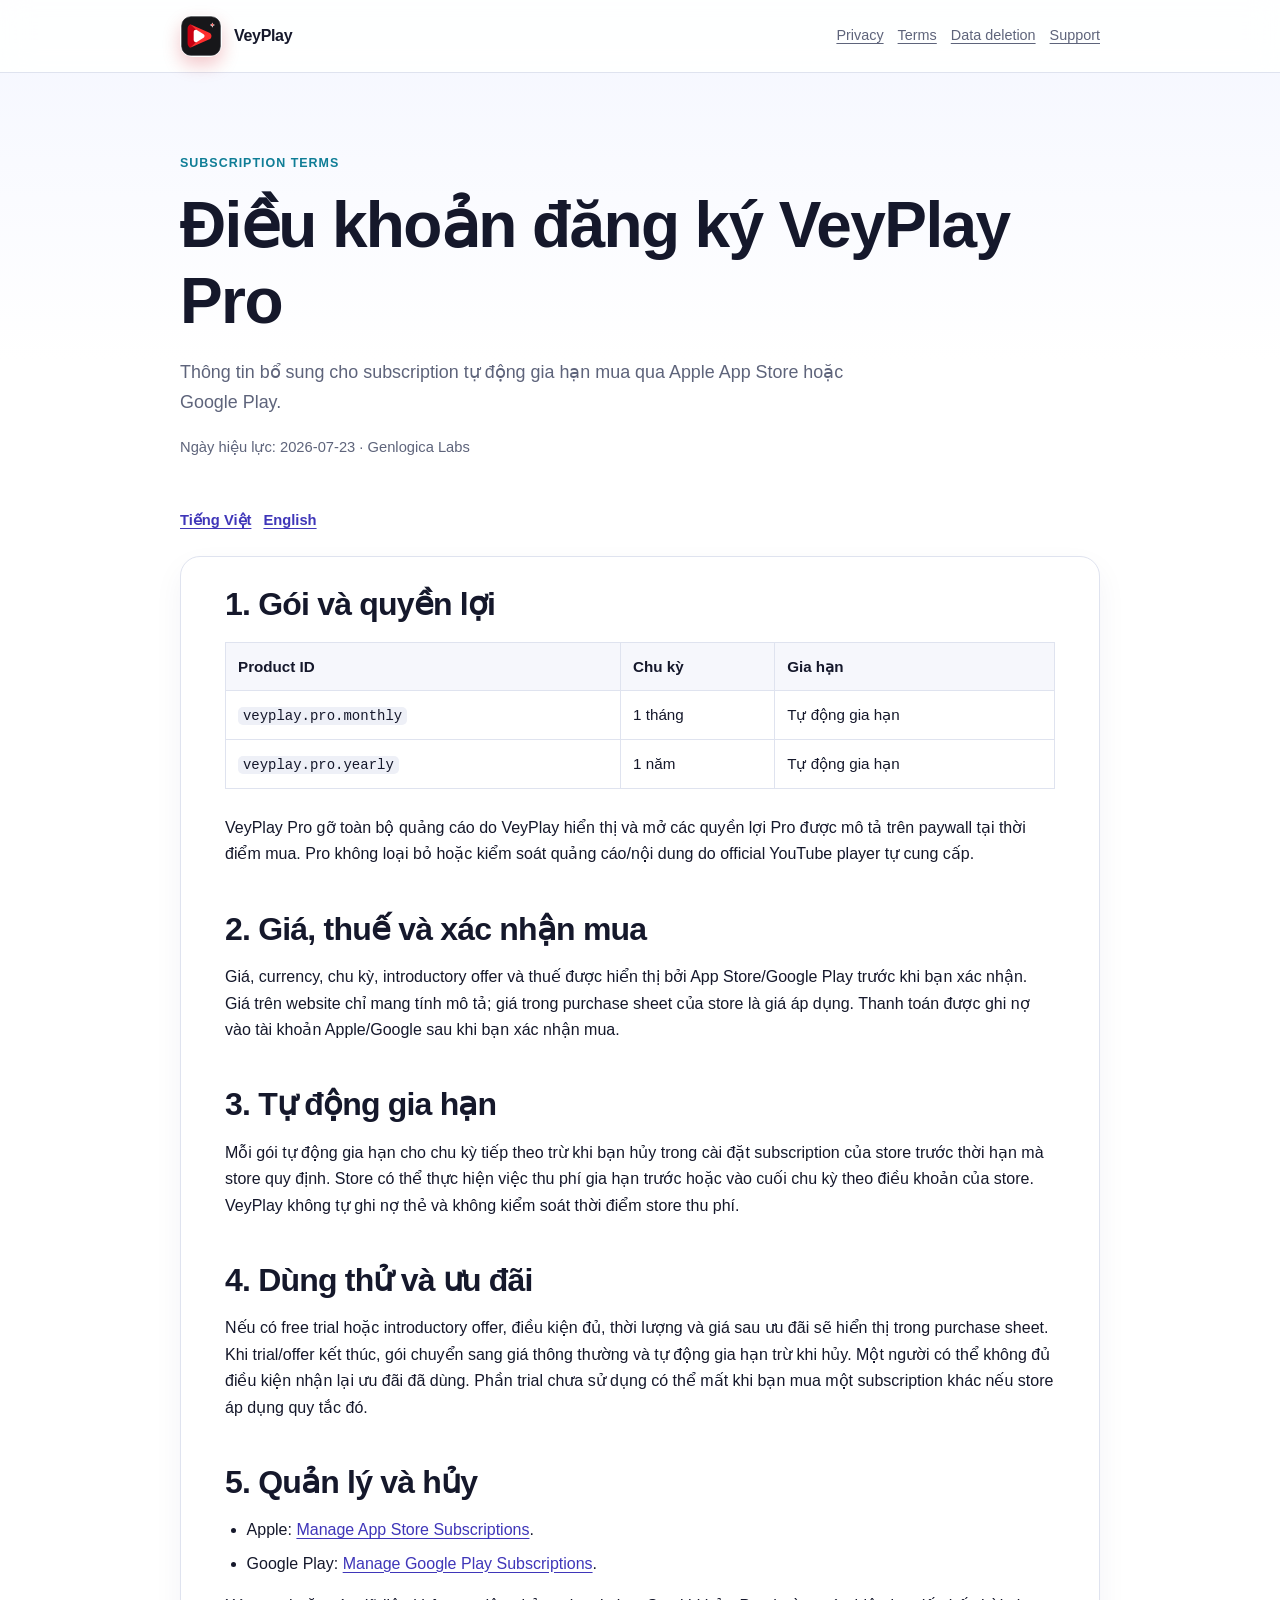
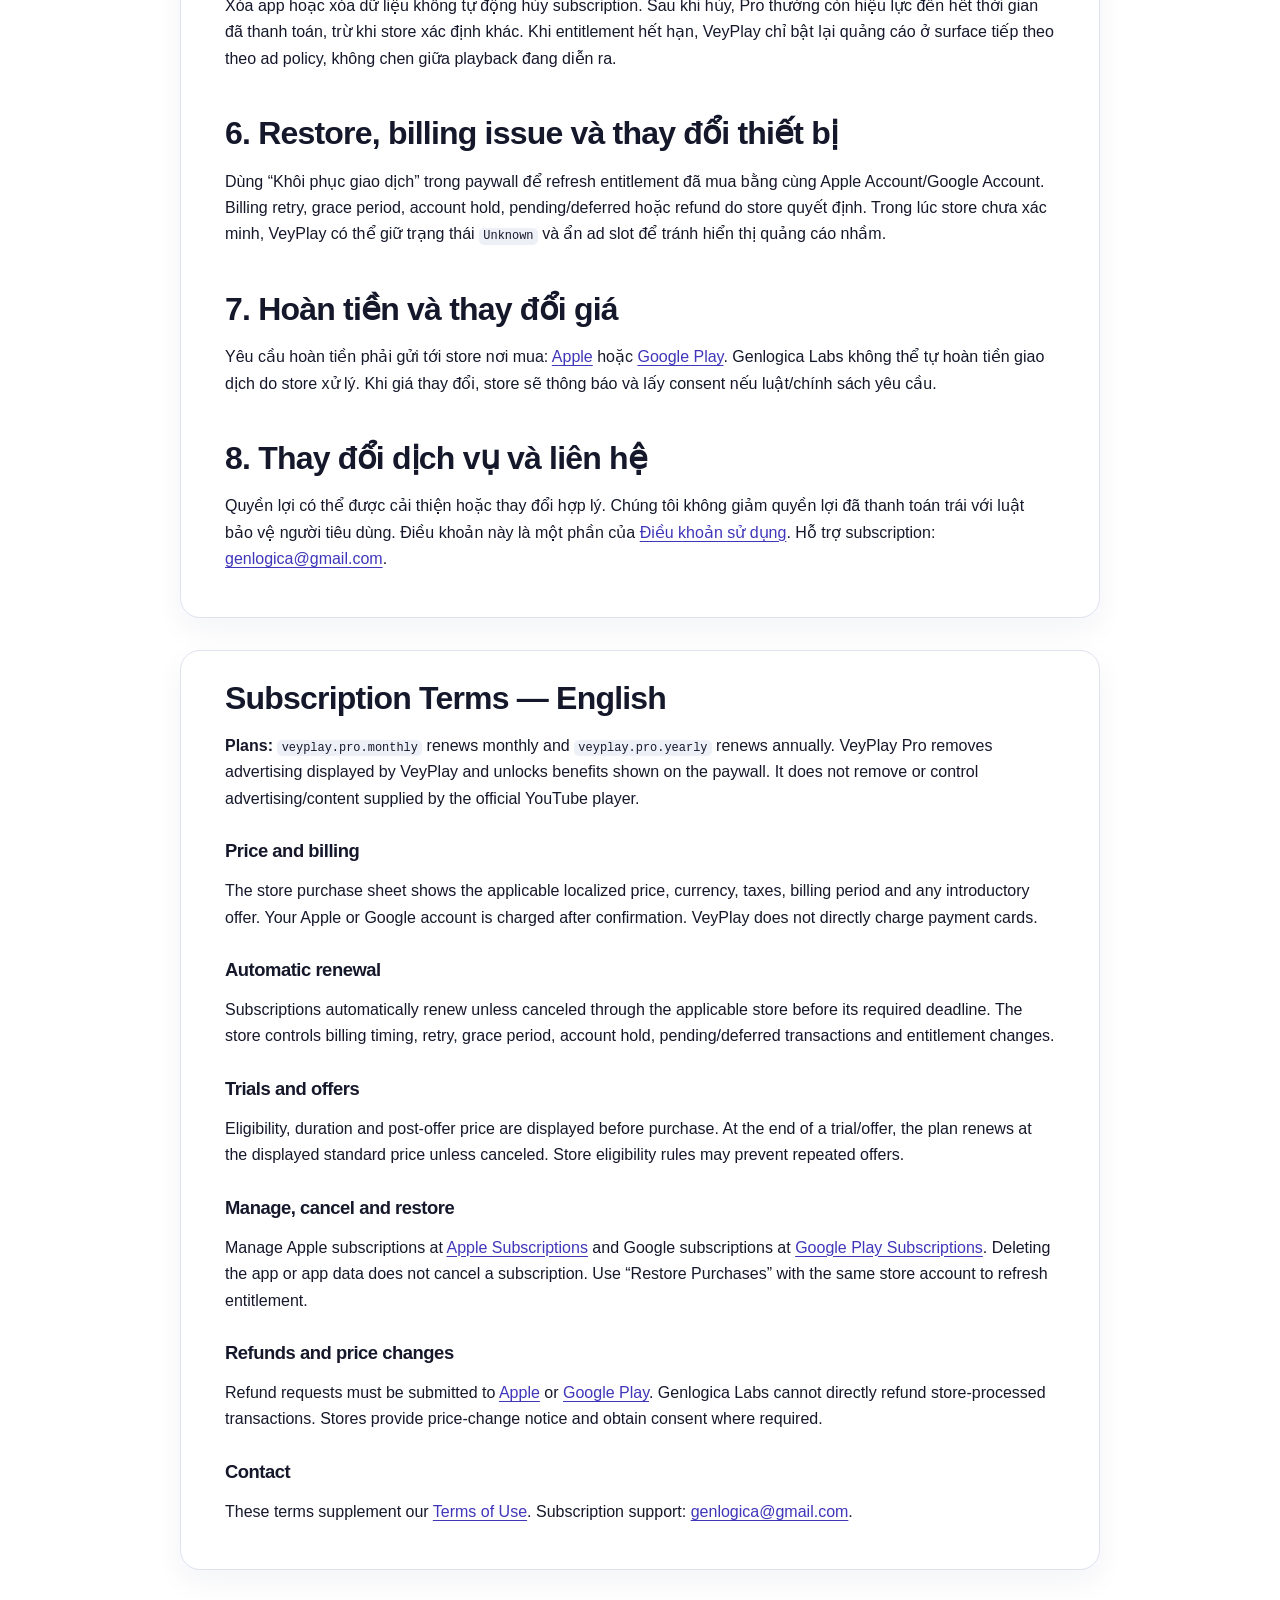
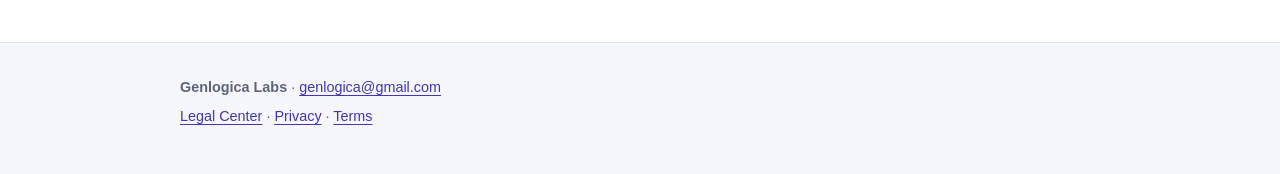
<file: subscription-terms.html>
<!doctype html>
<html lang="vi">
<head>
  <meta charset="utf-8">
  <meta name="viewport" content="width=device-width, initial-scale=1">
  <title>Điều khoản đăng ký VeyPlay Pro</title>
  <meta name="description" content="Chu kỳ, tự động gia hạn, hủy và hoàn tiền của VeyPlay Pro.">
  <link rel="stylesheet" href="styles.css">
  <link rel="icon" href="favicon.svg" type="image/svg+xml">
</head>
<body>
  <header class="site-header"><div class="header-inner">
    <a class="brand" href="index.html"><img class="brand-logo" src="favicon.svg" width="42" height="42" alt="" aria-hidden="true"><span>VeyPlay</span></a>
    <nav class="header-nav" aria-label="Legal navigation">
      <a href="privacy-policy.html">Privacy</a>
      <a href="terms-of-use.html">Terms</a>
      <a href="data-deletion.html">Data deletion</a>
      <a href="support.html">Support</a></nav>
  </div></header>
  <main>
    <section class="hero"><p class="eyebrow">Subscription Terms</p><h1>Điều khoản đăng ký VeyPlay Pro</h1><p class="lead">Thông tin bổ sung cho subscription tự động gia hạn mua qua Apple App Store hoặc Google Play.</p><p class="meta">Ngày hiệu lực: 2026-07-23 · Genlogica Labs</p></section>
    <nav class="lang-nav" aria-label="Ngôn ngữ"><a href="#vi">Tiếng Việt</a><a href="#en">English</a></nav>
    <article class="policy" id="vi" lang="vi">
      <h2>1. Gói và quyền lợi</h2>
      <table>
        <thead><tr><th>Product ID</th><th>Chu kỳ</th><th>Gia hạn</th></tr></thead>
        <tbody>
          <tr><td><code>veyplay.pro.monthly</code></td><td>1 tháng</td><td>Tự động gia hạn</td></tr>
          <tr><td><code>veyplay.pro.yearly</code></td><td>1 năm</td><td>Tự động gia hạn</td></tr>
        </tbody>
      </table>
      <p>VeyPlay Pro gỡ toàn bộ quảng cáo do VeyPlay hiển thị và mở các quyền lợi Pro được mô tả trên paywall tại thời điểm mua. Pro không loại bỏ hoặc kiểm soát quảng cáo/nội dung do official YouTube player tự cung cấp.</p>
      <h2>2. Giá, thuế và xác nhận mua</h2>
      <p>Giá, currency, chu kỳ, introductory offer và thuế được hiển thị bởi App Store/Google Play trước khi bạn xác nhận. Giá trên website chỉ mang tính mô tả; giá trong purchase sheet của store là giá áp dụng. Thanh toán được ghi nợ vào tài khoản Apple/Google sau khi bạn xác nhận mua.</p>
      <h2>3. Tự động gia hạn</h2>
      <p>Mỗi gói tự động gia hạn cho chu kỳ tiếp theo trừ khi bạn hủy trong cài đặt subscription của store trước thời hạn mà store quy định. Store có thể thực hiện việc thu phí gia hạn trước hoặc vào cuối chu kỳ theo điều khoản của store. VeyPlay không tự ghi nợ thẻ và không kiểm soát thời điểm store thu phí.</p>
      <h2>4. Dùng thử và ưu đãi</h2>
      <p>Nếu có free trial hoặc introductory offer, điều kiện đủ, thời lượng và giá sau ưu đãi sẽ hiển thị trong purchase sheet. Khi trial/offer kết thúc, gói chuyển sang giá thông thường và tự động gia hạn trừ khi hủy. Một người có thể không đủ điều kiện nhận lại ưu đãi đã dùng. Phần trial chưa sử dụng có thể mất khi bạn mua một subscription khác nếu store áp dụng quy tắc đó.</p>
      <h2>5. Quản lý và hủy</h2>
      <ul>
        <li>Apple: <a href="https://apps.apple.com/account/subscriptions">Manage App Store Subscriptions</a>.</li>
        <li>Google Play: <a href="https://play.google.com/store/account/subscriptions?package=com.erppal.veyplay">Manage Google Play Subscriptions</a>.</li>
      </ul>
      <p>Xóa app hoặc xóa dữ liệu không tự động hủy subscription. Sau khi hủy, Pro thường còn hiệu lực đến hết thời gian đã thanh toán, trừ khi store xác định khác. Khi entitlement hết hạn, VeyPlay chỉ bật lại quảng cáo ở surface tiếp theo theo ad policy, không chen giữa playback đang diễn ra.</p>
      <h2>6. Restore, billing issue và thay đổi thiết bị</h2>
      <p>Dùng “Khôi phục giao dịch” trong paywall để refresh entitlement đã mua bằng cùng Apple Account/Google Account. Billing retry, grace period, account hold, pending/deferred hoặc refund do store quyết định. Trong lúc store chưa xác minh, VeyPlay có thể giữ trạng thái <code>Unknown</code> và ẩn ad slot để tránh hiển thị quảng cáo nhầm.</p>
      <h2>7. Hoàn tiền và thay đổi giá</h2>
      <p>Yêu cầu hoàn tiền phải gửi tới store nơi mua: <a href="https://reportaproblem.apple.com/">Apple</a> hoặc <a href="https://support.google.com/googleplay/workflow/9813244">Google Play</a>. Genlogica Labs không thể tự hoàn tiền giao dịch do store xử lý. Khi giá thay đổi, store sẽ thông báo và lấy consent nếu luật/chính sách yêu cầu.</p>
      <h2>8. Thay đổi dịch vụ và liên hệ</h2>
      <p>Quyền lợi có thể được cải thiện hoặc thay đổi hợp lý. Chúng tôi không giảm quyền lợi đã thanh toán trái với luật bảo vệ người tiêu dùng. Điều khoản này là một phần của <a href="terms-of-use.html">Điều khoản sử dụng</a>. Hỗ trợ subscription: <a href="mailto:genlogica@gmail.com">genlogica@gmail.com</a>.</p>
    </article>
    <article class="policy" id="en" lang="en" style="margin-top:32px">
      <h2>Subscription Terms — English</h2>
      <p><strong>Plans:</strong> <code>veyplay.pro.monthly</code> renews monthly and <code>veyplay.pro.yearly</code> renews annually. VeyPlay Pro removes advertising displayed by VeyPlay and unlocks benefits shown on the paywall. It does not remove or control advertising/content supplied by the official YouTube player.</p>
      <h3>Price and billing</h3>
      <p>The store purchase sheet shows the applicable localized price, currency, taxes, billing period and any introductory offer. Your Apple or Google account is charged after confirmation. VeyPlay does not directly charge payment cards.</p>
      <h3>Automatic renewal</h3>
      <p>Subscriptions automatically renew unless canceled through the applicable store before its required deadline. The store controls billing timing, retry, grace period, account hold, pending/deferred transactions and entitlement changes.</p>
      <h3>Trials and offers</h3>
      <p>Eligibility, duration and post-offer price are displayed before purchase. At the end of a trial/offer, the plan renews at the displayed standard price unless canceled. Store eligibility rules may prevent repeated offers.</p>
      <h3>Manage, cancel and restore</h3>
      <p>Manage Apple subscriptions at <a href="https://apps.apple.com/account/subscriptions">Apple Subscriptions</a> and Google subscriptions at <a href="https://play.google.com/store/account/subscriptions?package=com.erppal.veyplay">Google Play Subscriptions</a>. Deleting the app or app data does not cancel a subscription. Use “Restore Purchases” with the same store account to refresh entitlement.</p>
      <h3>Refunds and price changes</h3>
      <p>Refund requests must be submitted to <a href="https://reportaproblem.apple.com/">Apple</a> or <a href="https://support.google.com/googleplay/workflow/9813244">Google Play</a>. Genlogica Labs cannot directly refund store-processed transactions. Stores provide price-change notice and obtain consent where required.</p>
      <h3>Contact</h3>
      <p>These terms supplement our <a href="terms-of-use.html">Terms of Use</a>. Subscription support: <a href="mailto:genlogica@gmail.com">genlogica@gmail.com</a>.</p>
    </article>
  </main>
  <footer class="site-footer"><div class="site-footer-inner"><p><strong>Genlogica Labs</strong> · <a href="mailto:genlogica@gmail.com">genlogica@gmail.com</a></p><p><a href="index.html">Legal Center</a> · <a href="privacy-policy.html">Privacy</a> · <a href="terms-of-use.html">Terms</a></p></div></footer>
</body>
</html>
</file>
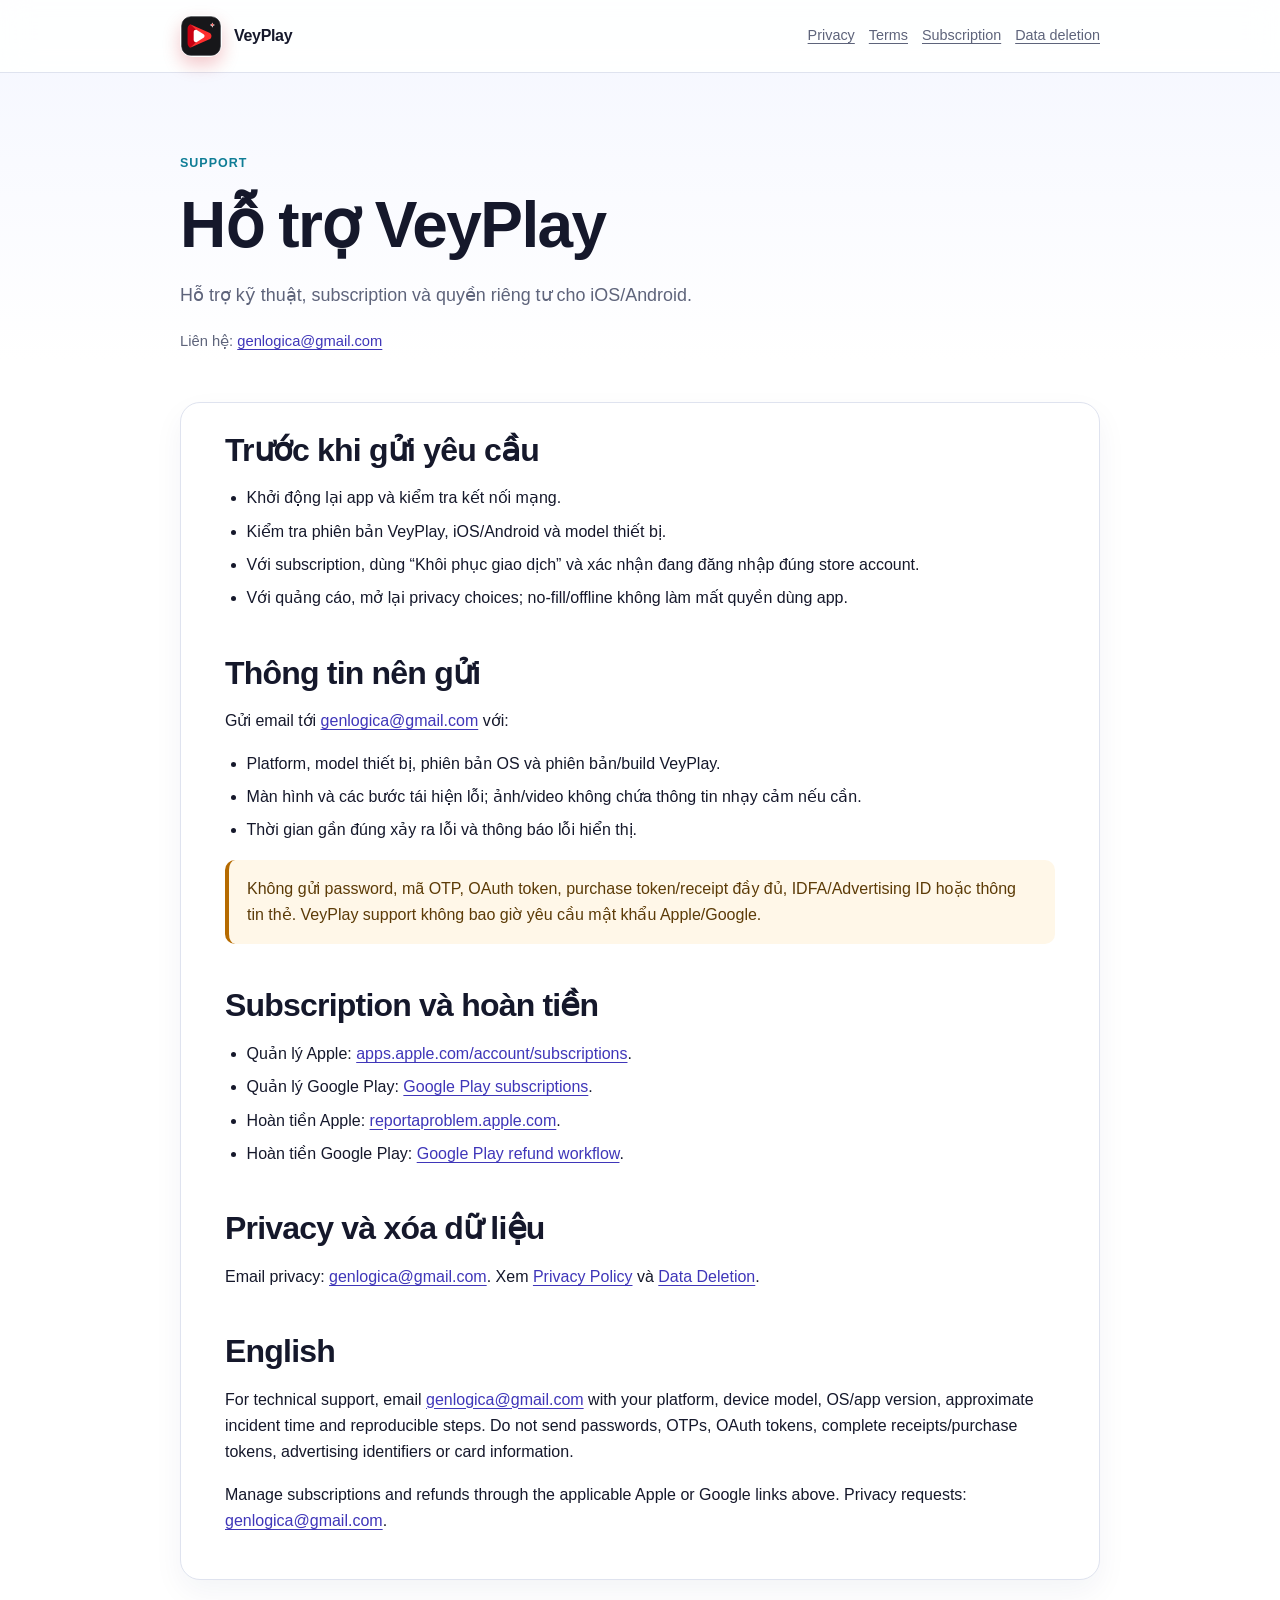
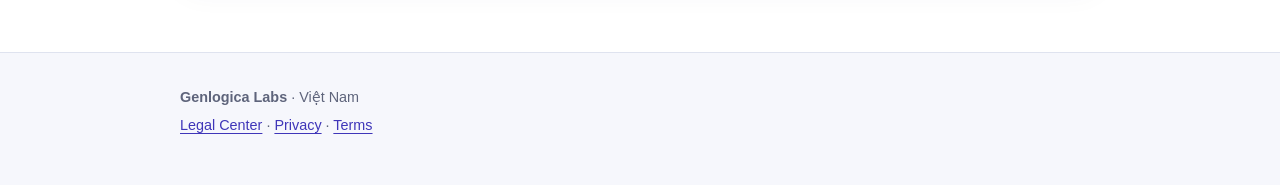
<file: support.html>
<!doctype html>
<html lang="vi">
<head>
  <meta charset="utf-8">
  <meta name="viewport" content="width=device-width, initial-scale=1">
  <title>Hỗ trợ VeyPlay</title>
  <meta name="description" content="Kênh hỗ trợ kỹ thuật, subscription và quyền riêng tư của VeyPlay.">
  <link rel="stylesheet" href="styles.css">
  <link rel="icon" href="favicon.svg" type="image/svg+xml">
</head>
<body>
  <header class="site-header"><div class="header-inner">
    <a class="brand" href="index.html"><img class="brand-logo" src="favicon.svg" width="42" height="42" alt="" aria-hidden="true"><span>VeyPlay</span></a>
    <nav class="header-nav" aria-label="Legal navigation">
      <a href="privacy-policy.html">Privacy</a>
      <a href="terms-of-use.html">Terms</a>
      <a href="subscription-terms.html">Subscription</a>
      <a href="data-deletion.html">Data deletion</a>
    </nav>
  </div></header>
  <main>
    <section class="hero"><p class="eyebrow">Support</p><h1>Hỗ trợ VeyPlay</h1><p class="lead">Hỗ trợ kỹ thuật, subscription và quyền riêng tư cho iOS/Android.</p><p class="meta">Liên hệ: <a href="mailto:genlogica@gmail.com">genlogica@gmail.com</a></p></section>
    <article class="policy">
      <h2>Trước khi gửi yêu cầu</h2>
      <ul>
        <li>Khởi động lại app và kiểm tra kết nối mạng.</li>
        <li>Kiểm tra phiên bản VeyPlay, iOS/Android và model thiết bị.</li>
        <li>Với subscription, dùng “Khôi phục giao dịch” và xác nhận đang đăng nhập đúng store account.</li>
        <li>Với quảng cáo, mở lại privacy choices; no-fill/offline không làm mất quyền dùng app.</li>
      </ul>
      <h2>Thông tin nên gửi</h2>
      <p>Gửi email tới <a href="mailto:genlogica@gmail.com?subject=VeyPlay%20Support">genlogica@gmail.com</a> với:</p>
      <ul>
        <li>Platform, model thiết bị, phiên bản OS và phiên bản/build VeyPlay.</li>
        <li>Màn hình và các bước tái hiện lỗi; ảnh/video không chứa thông tin nhạy cảm nếu cần.</li>
        <li>Thời gian gần đúng xảy ra lỗi và thông báo lỗi hiển thị.</li>
      </ul>
      <div class="notice warning">Không gửi password, mã OTP, OAuth token, purchase token/receipt đầy đủ, IDFA/Advertising ID hoặc thông tin thẻ. VeyPlay support không bao giờ yêu cầu mật khẩu Apple/Google.</div>
      <h2>Subscription và hoàn tiền</h2>
      <ul>
        <li>Quản lý Apple: <a href="https://apps.apple.com/account/subscriptions">apps.apple.com/account/subscriptions</a>.</li>
        <li>Quản lý Google Play: <a href="https://play.google.com/store/account/subscriptions?package=com.erppal.veyplay">Google Play subscriptions</a>.</li>
        <li>Hoàn tiền Apple: <a href="https://reportaproblem.apple.com/">reportaproblem.apple.com</a>.</li>
        <li>Hoàn tiền Google Play: <a href="https://support.google.com/googleplay/workflow/9813244">Google Play refund workflow</a>.</li>
      </ul>
      <h2>Privacy và xóa dữ liệu</h2>
      <p>Email privacy: <a href="mailto:genlogica@gmail.com">genlogica@gmail.com</a>. Xem <a href="privacy-policy.html">Privacy Policy</a> và <a href="data-deletion.html">Data Deletion</a>.</p>
      <h2>English</h2>
      <p>For technical support, email <a href="mailto:genlogica@gmail.com?subject=VeyPlay%20Support">genlogica@gmail.com</a> with your platform, device model, OS/app version, approximate incident time and reproducible steps. Do not send passwords, OTPs, OAuth tokens, complete receipts/purchase tokens, advertising identifiers or card information.</p>
      <p>Manage subscriptions and refunds through the applicable Apple or Google links above. Privacy requests: <a href="mailto:genlogica@gmail.com">genlogica@gmail.com</a>.</p>
    </article>
  </main>
  <footer class="site-footer"><div class="site-footer-inner"><p><strong>Genlogica Labs</strong> · Việt Nam</p><p><a href="index.html">Legal Center</a> · <a href="privacy-policy.html">Privacy</a> · <a href="terms-of-use.html">Terms</a></p></div></footer>
</body>
</html>
</file>
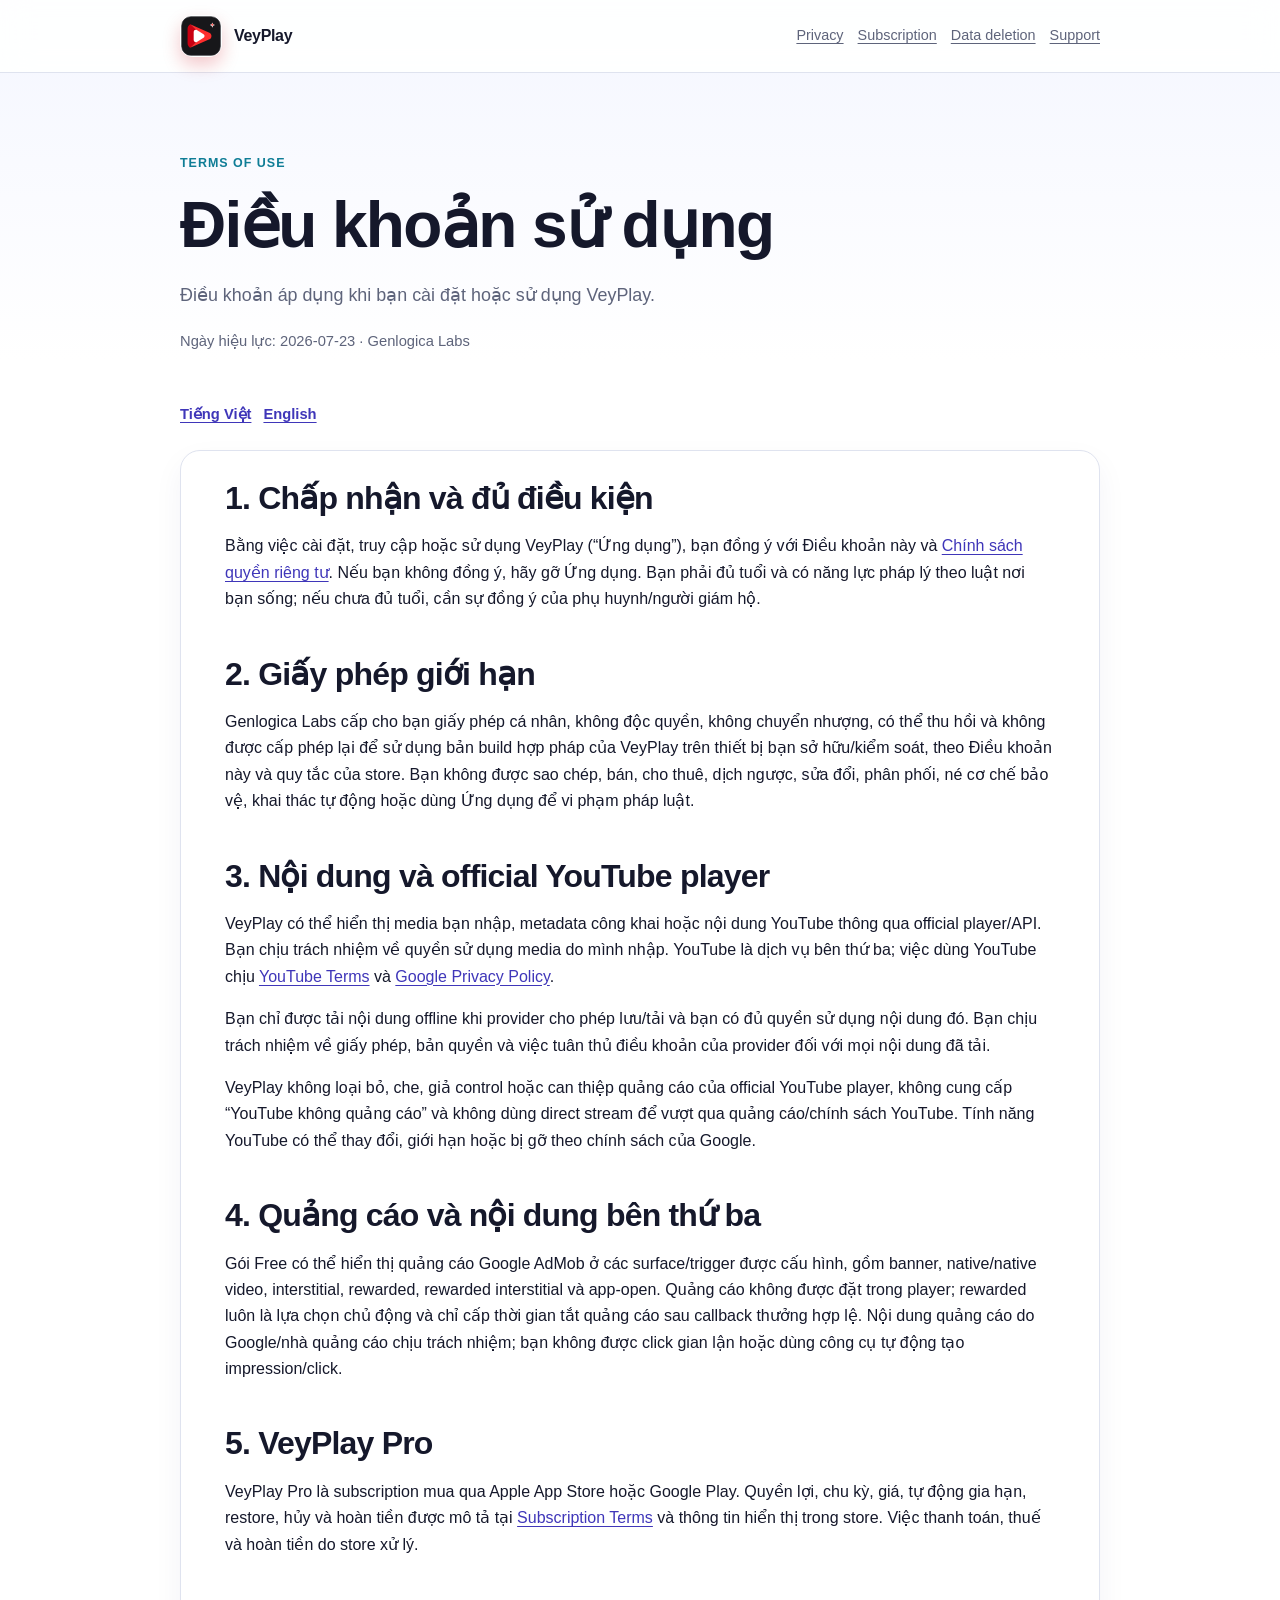
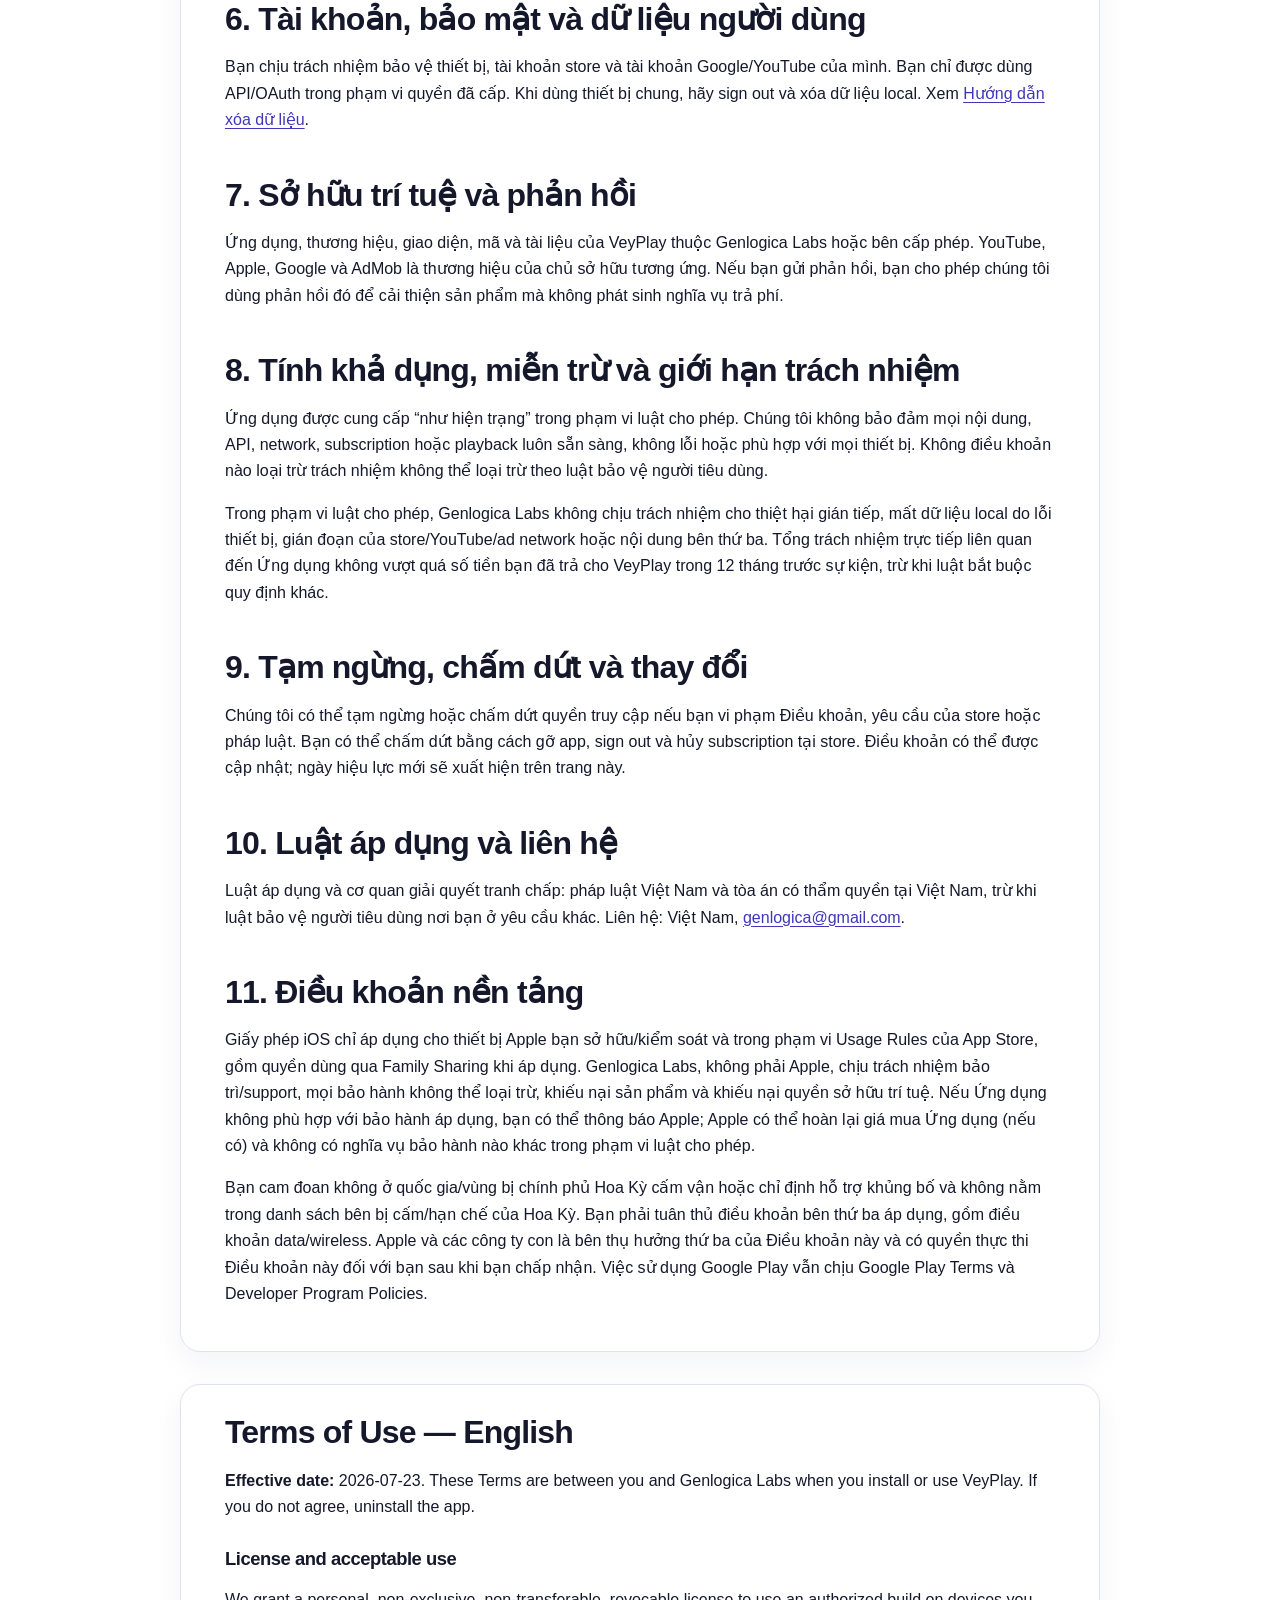
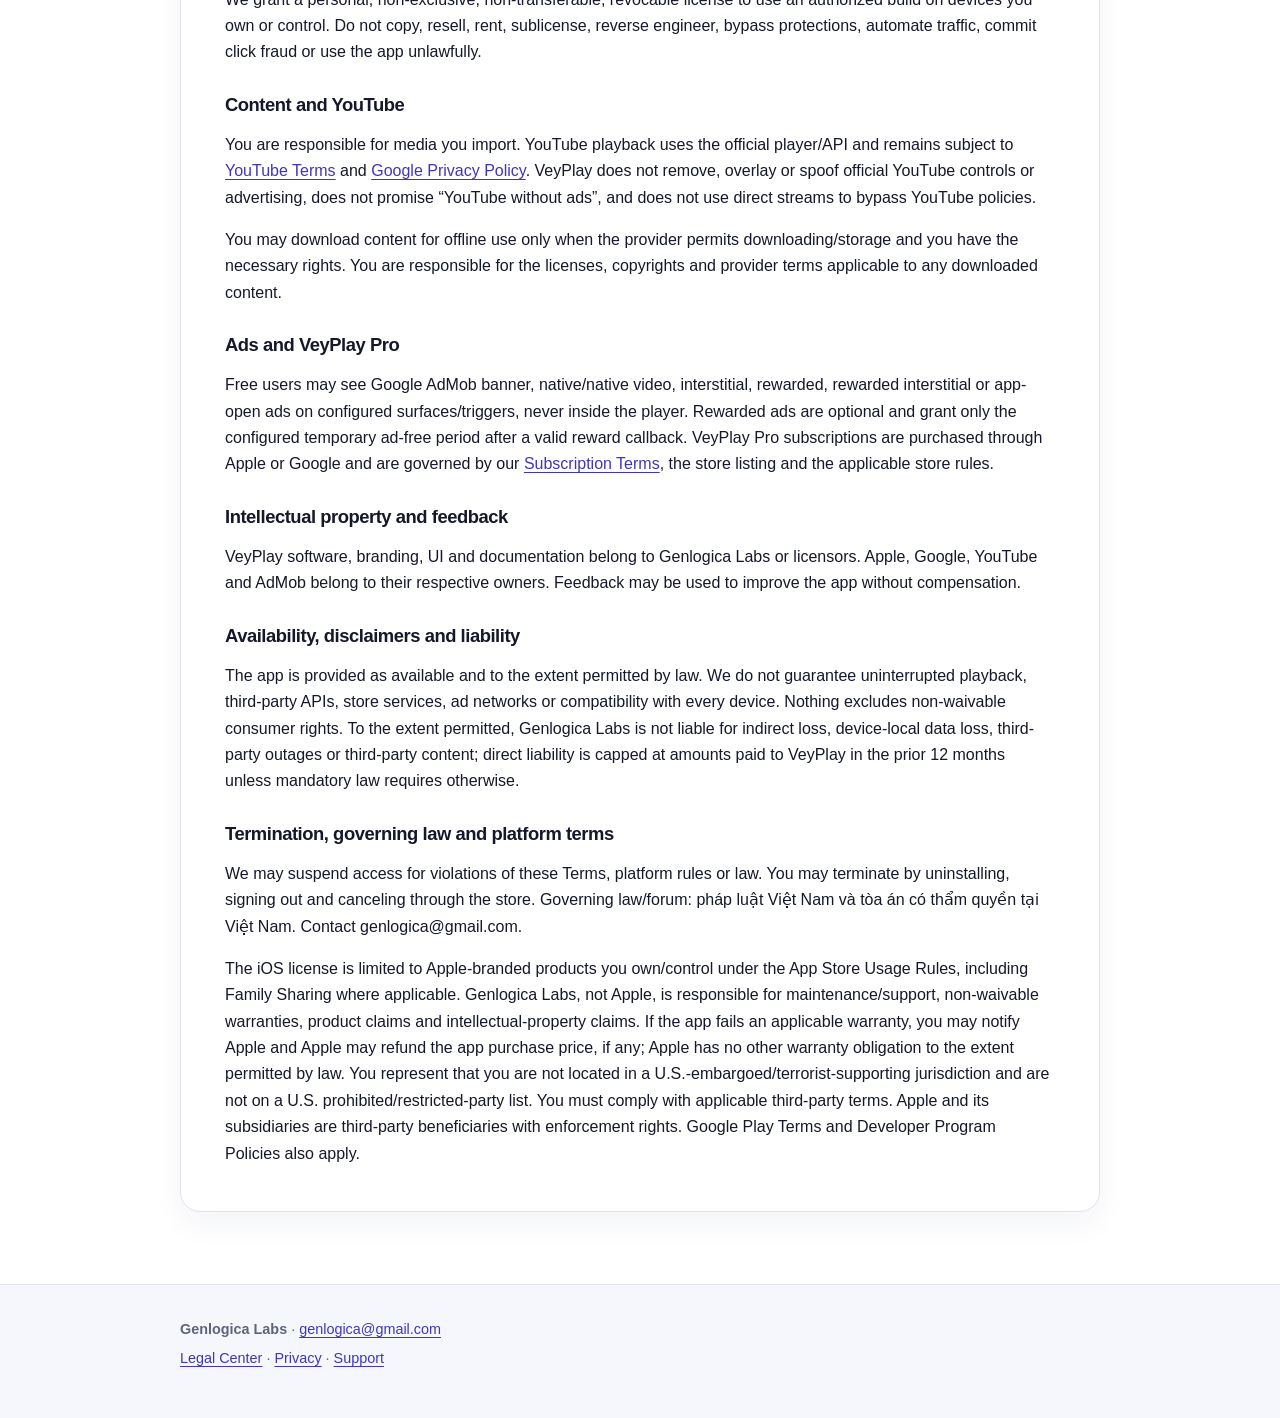
<file: terms-of-use.html>
<!doctype html>
<html lang="vi">
<head>
  <meta charset="utf-8">
  <meta name="viewport" content="width=device-width, initial-scale=1">
  <title>Điều khoản sử dụng VeyPlay</title>
  <meta name="description" content="Điều khoản sử dụng và giấy phép ứng dụng VeyPlay.">
  <link rel="stylesheet" href="styles.css">
  <link rel="icon" href="favicon.svg" type="image/svg+xml">
</head>
<body>
  <header class="site-header"><div class="header-inner">
    <a class="brand" href="index.html"><img class="brand-logo" src="favicon.svg" width="42" height="42" alt="" aria-hidden="true"><span>VeyPlay</span></a>
    <nav class="header-nav" aria-label="Legal navigation">
      <a href="privacy-policy.html">Privacy</a>
      <a href="subscription-terms.html">Subscription</a>
      <a href="data-deletion.html">Data deletion</a>
      <a href="support.html">Support</a></nav>
  </div></header>
  <main>
    <section class="hero"><p class="eyebrow">Terms of Use</p><h1>Điều khoản sử dụng</h1><p class="lead">Điều khoản áp dụng khi bạn cài đặt hoặc sử dụng VeyPlay.</p><p class="meta">Ngày hiệu lực: 2026-07-23 · Genlogica Labs</p></section>
    <nav class="lang-nav" aria-label="Ngôn ngữ"><a href="#vi">Tiếng Việt</a><a href="#en">English</a></nav>
    <article class="policy" id="vi" lang="vi">
      <h2>1. Chấp nhận và đủ điều kiện</h2>
      <p>Bằng việc cài đặt, truy cập hoặc sử dụng VeyPlay (“Ứng dụng”), bạn đồng ý với Điều khoản này và <a href="privacy-policy.html">Chính sách quyền riêng tư</a>. Nếu bạn không đồng ý, hãy gỡ Ứng dụng. Bạn phải đủ tuổi và có năng lực pháp lý theo luật nơi bạn sống; nếu chưa đủ tuổi, cần sự đồng ý của phụ huynh/người giám hộ.</p>
      <h2>2. Giấy phép giới hạn</h2>
      <p>Genlogica Labs cấp cho bạn giấy phép cá nhân, không độc quyền, không chuyển nhượng, có thể thu hồi và không được cấp phép lại để sử dụng bản build hợp pháp của VeyPlay trên thiết bị bạn sở hữu/kiểm soát, theo Điều khoản này và quy tắc của store. Bạn không được sao chép, bán, cho thuê, dịch ngược, sửa đổi, phân phối, né cơ chế bảo vệ, khai thác tự động hoặc dùng Ứng dụng để vi phạm pháp luật.</p>
      <h2>3. Nội dung và official YouTube player</h2>
      <p>VeyPlay có thể hiển thị media bạn nhập, metadata công khai hoặc nội dung YouTube thông qua official player/API. Bạn chịu trách nhiệm về quyền sử dụng media do mình nhập. YouTube là dịch vụ bên thứ ba; việc dùng YouTube chịu <a href="https://www.youtube.com/t/terms">YouTube Terms</a> và <a href="https://policies.google.com/privacy">Google Privacy Policy</a>.</p>
      <p>Bạn chỉ được tải nội dung offline khi provider cho phép lưu/tải và bạn có đủ quyền sử dụng nội dung đó. Bạn chịu trách nhiệm về giấy phép, bản quyền và việc tuân thủ điều khoản của provider đối với mọi nội dung đã tải.</p>
      <p>VeyPlay không loại bỏ, che, giả control hoặc can thiệp quảng cáo của official YouTube player, không cung cấp “YouTube không quảng cáo” và không dùng direct stream để vượt qua quảng cáo/chính sách YouTube. Tính năng YouTube có thể thay đổi, giới hạn hoặc bị gỡ theo chính sách của Google.</p>
      <h2>4. Quảng cáo và nội dung bên thứ ba</h2>
      <p>Gói Free có thể hiển thị quảng cáo Google AdMob ở các surface/trigger được cấu hình, gồm banner, native/native video, interstitial, rewarded, rewarded interstitial và app-open. Quảng cáo không được đặt trong player; rewarded luôn là lựa chọn chủ động và chỉ cấp thời gian tắt quảng cáo sau callback thưởng hợp lệ. Nội dung quảng cáo do Google/nhà quảng cáo chịu trách nhiệm; bạn không được click gian lận hoặc dùng công cụ tự động tạo impression/click.</p>
      <h2>5. VeyPlay Pro</h2>
      <p>VeyPlay Pro là subscription mua qua Apple App Store hoặc Google Play. Quyền lợi, chu kỳ, giá, tự động gia hạn, restore, hủy và hoàn tiền được mô tả tại <a href="subscription-terms.html">Subscription Terms</a> và thông tin hiển thị trong store. Việc thanh toán, thuế và hoàn tiền do store xử lý.</p>
      <h2>6. Tài khoản, bảo mật và dữ liệu người dùng</h2>
      <p>Bạn chịu trách nhiệm bảo vệ thiết bị, tài khoản store và tài khoản Google/YouTube của mình. Bạn chỉ được dùng API/OAuth trong phạm vi quyền đã cấp. Khi dùng thiết bị chung, hãy sign out và xóa dữ liệu local. Xem <a href="data-deletion.html">Hướng dẫn xóa dữ liệu</a>.</p>
      <h2>7. Sở hữu trí tuệ và phản hồi</h2>
      <p>Ứng dụng, thương hiệu, giao diện, mã và tài liệu của VeyPlay thuộc Genlogica Labs hoặc bên cấp phép. YouTube, Apple, Google và AdMob là thương hiệu của chủ sở hữu tương ứng. Nếu bạn gửi phản hồi, bạn cho phép chúng tôi dùng phản hồi đó để cải thiện sản phẩm mà không phát sinh nghĩa vụ trả phí.</p>
      <h2>8. Tính khả dụng, miễn trừ và giới hạn trách nhiệm</h2>
      <p>Ứng dụng được cung cấp “như hiện trạng” trong phạm vi luật cho phép. Chúng tôi không bảo đảm mọi nội dung, API, network, subscription hoặc playback luôn sẵn sàng, không lỗi hoặc phù hợp với mọi thiết bị. Không điều khoản nào loại trừ trách nhiệm không thể loại trừ theo luật bảo vệ người tiêu dùng.</p>
      <p>Trong phạm vi luật cho phép, Genlogica Labs không chịu trách nhiệm cho thiệt hại gián tiếp, mất dữ liệu local do lỗi thiết bị, gián đoạn của store/YouTube/ad network hoặc nội dung bên thứ ba. Tổng trách nhiệm trực tiếp liên quan đến Ứng dụng không vượt quá số tiền bạn đã trả cho VeyPlay trong 12 tháng trước sự kiện, trừ khi luật bắt buộc quy định khác.</p>
      <h2>9. Tạm ngừng, chấm dứt và thay đổi</h2>
      <p>Chúng tôi có thể tạm ngừng hoặc chấm dứt quyền truy cập nếu bạn vi phạm Điều khoản, yêu cầu của store hoặc pháp luật. Bạn có thể chấm dứt bằng cách gỡ app, sign out và hủy subscription tại store. Điều khoản có thể được cập nhật; ngày hiệu lực mới sẽ xuất hiện trên trang này.</p>
      <h2>10. Luật áp dụng và liên hệ</h2>
      <p>Luật áp dụng và cơ quan giải quyết tranh chấp: pháp luật Việt Nam và tòa án có thẩm quyền tại Việt Nam, trừ khi luật bảo vệ người tiêu dùng nơi bạn ở yêu cầu khác. Liên hệ: Việt Nam, <a href="mailto:genlogica@gmail.com">genlogica@gmail.com</a>.</p>
      <h2>11. Điều khoản nền tảng</h2>
      <p>Giấy phép iOS chỉ áp dụng cho thiết bị Apple bạn sở hữu/kiểm soát và trong phạm vi Usage Rules của App Store, gồm quyền dùng qua Family Sharing khi áp dụng. Genlogica Labs, không phải Apple, chịu trách nhiệm bảo trì/support, mọi bảo hành không thể loại trừ, khiếu nại sản phẩm và khiếu nại quyền sở hữu trí tuệ. Nếu Ứng dụng không phù hợp với bảo hành áp dụng, bạn có thể thông báo Apple; Apple có thể hoàn lại giá mua Ứng dụng (nếu có) và không có nghĩa vụ bảo hành nào khác trong phạm vi luật cho phép.</p>
      <p>Bạn cam đoan không ở quốc gia/vùng bị chính phủ Hoa Kỳ cấm vận hoặc chỉ định hỗ trợ khủng bố và không nằm trong danh sách bên bị cấm/hạn chế của Hoa Kỳ. Bạn phải tuân thủ điều khoản bên thứ ba áp dụng, gồm điều khoản data/wireless. Apple và các công ty con là bên thụ hưởng thứ ba của Điều khoản này và có quyền thực thi Điều khoản này đối với bạn sau khi bạn chấp nhận. Việc sử dụng Google Play vẫn chịu Google Play Terms và Developer Program Policies.</p>
    </article>
    <article class="policy" id="en" lang="en" style="margin-top:32px">
      <h2>Terms of Use — English</h2>
      <p><strong>Effective date:</strong> 2026-07-23. These Terms are between you and Genlogica Labs when you install or use VeyPlay. If you do not agree, uninstall the app.</p>
      <h3>License and acceptable use</h3>
      <p>We grant a personal, non-exclusive, non-transferable, revocable license to use an authorized build on devices you own or control. Do not copy, resell, rent, sublicense, reverse engineer, bypass protections, automate traffic, commit click fraud or use the app unlawfully.</p>
      <h3>Content and YouTube</h3>
      <p>You are responsible for media you import. YouTube playback uses the official player/API and remains subject to <a href="https://www.youtube.com/t/terms">YouTube Terms</a> and <a href="https://policies.google.com/privacy">Google Privacy Policy</a>. VeyPlay does not remove, overlay or spoof official YouTube controls or advertising, does not promise “YouTube without ads”, and does not use direct streams to bypass YouTube policies.</p>
      <p>You may download content for offline use only when the provider permits downloading/storage and you have the necessary rights. You are responsible for the licenses, copyrights and provider terms applicable to any downloaded content.</p>
      <h3>Ads and VeyPlay Pro</h3>
      <p>Free users may see Google AdMob banner, native/native video, interstitial, rewarded, rewarded interstitial or app-open ads on configured surfaces/triggers, never inside the player. Rewarded ads are optional and grant only the configured temporary ad-free period after a valid reward callback. VeyPlay Pro subscriptions are purchased through Apple or Google and are governed by our <a href="subscription-terms.html">Subscription Terms</a>, the store listing and the applicable store rules.</p>
      <h3>Intellectual property and feedback</h3>
      <p>VeyPlay software, branding, UI and documentation belong to Genlogica Labs or licensors. Apple, Google, YouTube and AdMob belong to their respective owners. Feedback may be used to improve the app without compensation.</p>
      <h3>Availability, disclaimers and liability</h3>
      <p>The app is provided as available and to the extent permitted by law. We do not guarantee uninterrupted playback, third-party APIs, store services, ad networks or compatibility with every device. Nothing excludes non-waivable consumer rights. To the extent permitted, Genlogica Labs is not liable for indirect loss, device-local data loss, third-party outages or third-party content; direct liability is capped at amounts paid to VeyPlay in the prior 12 months unless mandatory law requires otherwise.</p>
      <h3>Termination, governing law and platform terms</h3>
      <p>We may suspend access for violations of these Terms, platform rules or law. You may terminate by uninstalling, signing out and canceling through the store. Governing law/forum: pháp luật Việt Nam và tòa án có thẩm quyền tại Việt Nam. Contact genlogica@gmail.com.</p>
      <p>The iOS license is limited to Apple-branded products you own/control under the App Store Usage Rules, including Family Sharing where applicable. Genlogica Labs, not Apple, is responsible for maintenance/support, non-waivable warranties, product claims and intellectual-property claims. If the app fails an applicable warranty, you may notify Apple and Apple may refund the app purchase price, if any; Apple has no other warranty obligation to the extent permitted by law. You represent that you are not located in a U.S.-embargoed/terrorist-supporting jurisdiction and are not on a U.S. prohibited/restricted-party list. You must comply with applicable third-party terms. Apple and its subsidiaries are third-party beneficiaries with enforcement rights. Google Play Terms and Developer Program Policies also apply.</p>
    </article>
  </main>
  <footer class="site-footer"><div class="site-footer-inner"><p><strong>Genlogica Labs</strong> · <a href="mailto:genlogica@gmail.com">genlogica@gmail.com</a></p><p><a href="index.html">Legal Center</a> · <a href="privacy-policy.html">Privacy</a> · <a href="support.html">Support</a></p></div></footer>
</body>
</html>
</file>
<file: styles.css>
/* VeyPlay Legal — CSS không phụ thuộc framework bên ngoài. */
:root {
  color-scheme: light;
  --ink: #15182b;
  --muted: #5e647b;
  --line: #dfe3ef;
  --surface: #ffffff;
  --surface-soft: #f6f7fc;
  --brand-a: #5d4ce6;
  --brand-b: #159f91;
  --accent: #0f7d96;
  --focus: #0b6cff;
  --max-width: 920px;
  font-family: Inter, ui-sans-serif, -apple-system, BlinkMacSystemFont, "Segoe UI", sans-serif;
}

* { box-sizing: border-box; }
html { scroll-behavior: smooth; }
body {
  margin: 0;
  color: var(--ink);
  background: linear-gradient(180deg, #f4f6ff 0, #fff 360px);
  line-height: 1.65;
}
a { color: #3f36b9; text-underline-offset: 3px; overflow-wrap: anywhere; }
a:focus-visible, button:focus-visible { outline: 3px solid var(--focus); outline-offset: 3px; }
.site-header {
  border-bottom: 1px solid var(--line);
  background: rgba(255,255,255,.9);
  backdrop-filter: blur(14px);
}
.header-inner, main, .site-footer-inner { width: min(100% - 32px, var(--max-width)); margin: 0 auto; }
.header-inner { display: flex; align-items: center; justify-content: space-between; min-height: 72px; gap: 24px; }
.brand { display: inline-flex; align-items: center; gap: 12px; color: var(--ink); text-decoration: none; font-weight: 800; letter-spacing: -.02em; }
.brand-logo { display: block; width: 42px; height: 42px; border-radius: 13px; box-shadow: 0 8px 18px rgba(201, 0, 18, .22); }
.header-nav { display: flex; flex-wrap: wrap; gap: 14px; justify-content: flex-end; font-size: .9rem; }
.header-nav a { color: var(--muted); }
main { padding: 56px 0 72px; }
.hero { padding: 12px 0 34px; }
.eyebrow { color: var(--accent); font-weight: 800; letter-spacing: .08em; text-transform: uppercase; font-size: .78rem; }
h1, h2, h3 { line-height: 1.2; letter-spacing: -.025em; }
h1 { font-size: clamp(2.2rem, 6vw, 4rem); margin: 10px 0 18px; }
h2 { font-size: clamp(1.45rem, 3vw, 2rem); margin: 42px 0 14px; }
h3 { font-size: 1.15rem; margin: 28px 0 8px; }
.lead { max-width: 720px; color: var(--muted); font-size: 1.12rem; }
.meta { color: var(--muted); font-size: .92rem; }
.card-grid { display: grid; grid-template-columns: repeat(2, minmax(0, 1fr)); gap: 16px; margin: 28px 0; }
.card {
  display: block; padding: 22px; border: 1px solid var(--line); border-radius: 18px;
  background: var(--surface); box-shadow: 0 12px 28px rgba(27, 38, 90, .06);
  color: inherit; text-decoration: none; min-width: 0; overflow-wrap: anywhere;
}
.card:hover { border-color: #aaa9e8; transform: translateY(-1px); }
.card h2, .card h3 { margin: 0 0 8px; color: var(--ink); }
.card p { margin: 0; color: var(--muted); }
.notice {
  padding: 16px 18px; border-left: 4px solid var(--brand-a); border-radius: 10px;
  background: #f0efff; color: #2c2b59;
}
.warning { border-left-color: #b56a00; background: #fff7e8; color: #5c3b07; }
.policy {
  padding: 28px clamp(18px, 4vw, 44px); border: 1px solid var(--line); border-radius: 20px;
  background: var(--surface); box-shadow: 0 12px 30px rgba(27, 38, 90, .05); overflow-wrap: anywhere;
}
.policy h2:first-child { margin-top: 0; }
.policy ul, .policy ol { padding-left: 1.35rem; }
.policy li + li { margin-top: 7px; }
table { width: 100%; border-collapse: collapse; margin: 18px 0 26px; font-size: .95rem; }
th, td { border: 1px solid var(--line); padding: 11px 12px; text-align: left; vertical-align: top; }
th { background: var(--surface-soft); }
.lang-nav { display: flex; gap: 12px; margin: 0 0 24px; font-size: .92rem; }
.lang-nav a { font-weight: 700; }
.site-footer { border-top: 1px solid var(--line); background: var(--surface-soft); color: var(--muted); }
.site-footer-inner { padding: 28px 0 42px; font-size: .9rem; }
.site-footer p { margin: 5px 0; }
.small { font-size: .88rem; color: var(--muted); }
code { padding: .1em .35em; border-radius: 5px; background: #eef0f7; font-size: .92em; white-space: normal; overflow-wrap: anywhere; word-break: break-all; }
@media (max-width: 680px) {
  .header-inner { align-items: flex-start; flex-direction: column; padding: 14px 0; }
  .header-nav { justify-content: flex-start; }
  .card-grid { grid-template-columns: 1fr; }
  main { padding-top: 34px; }
  .policy { padding: 22px 17px; }
  th, td { padding: 9px 8px; }
}
@media (prefers-reduced-motion: reduce) {
  html { scroll-behavior: auto; }
  .card { transition: none; }
}
</file>
